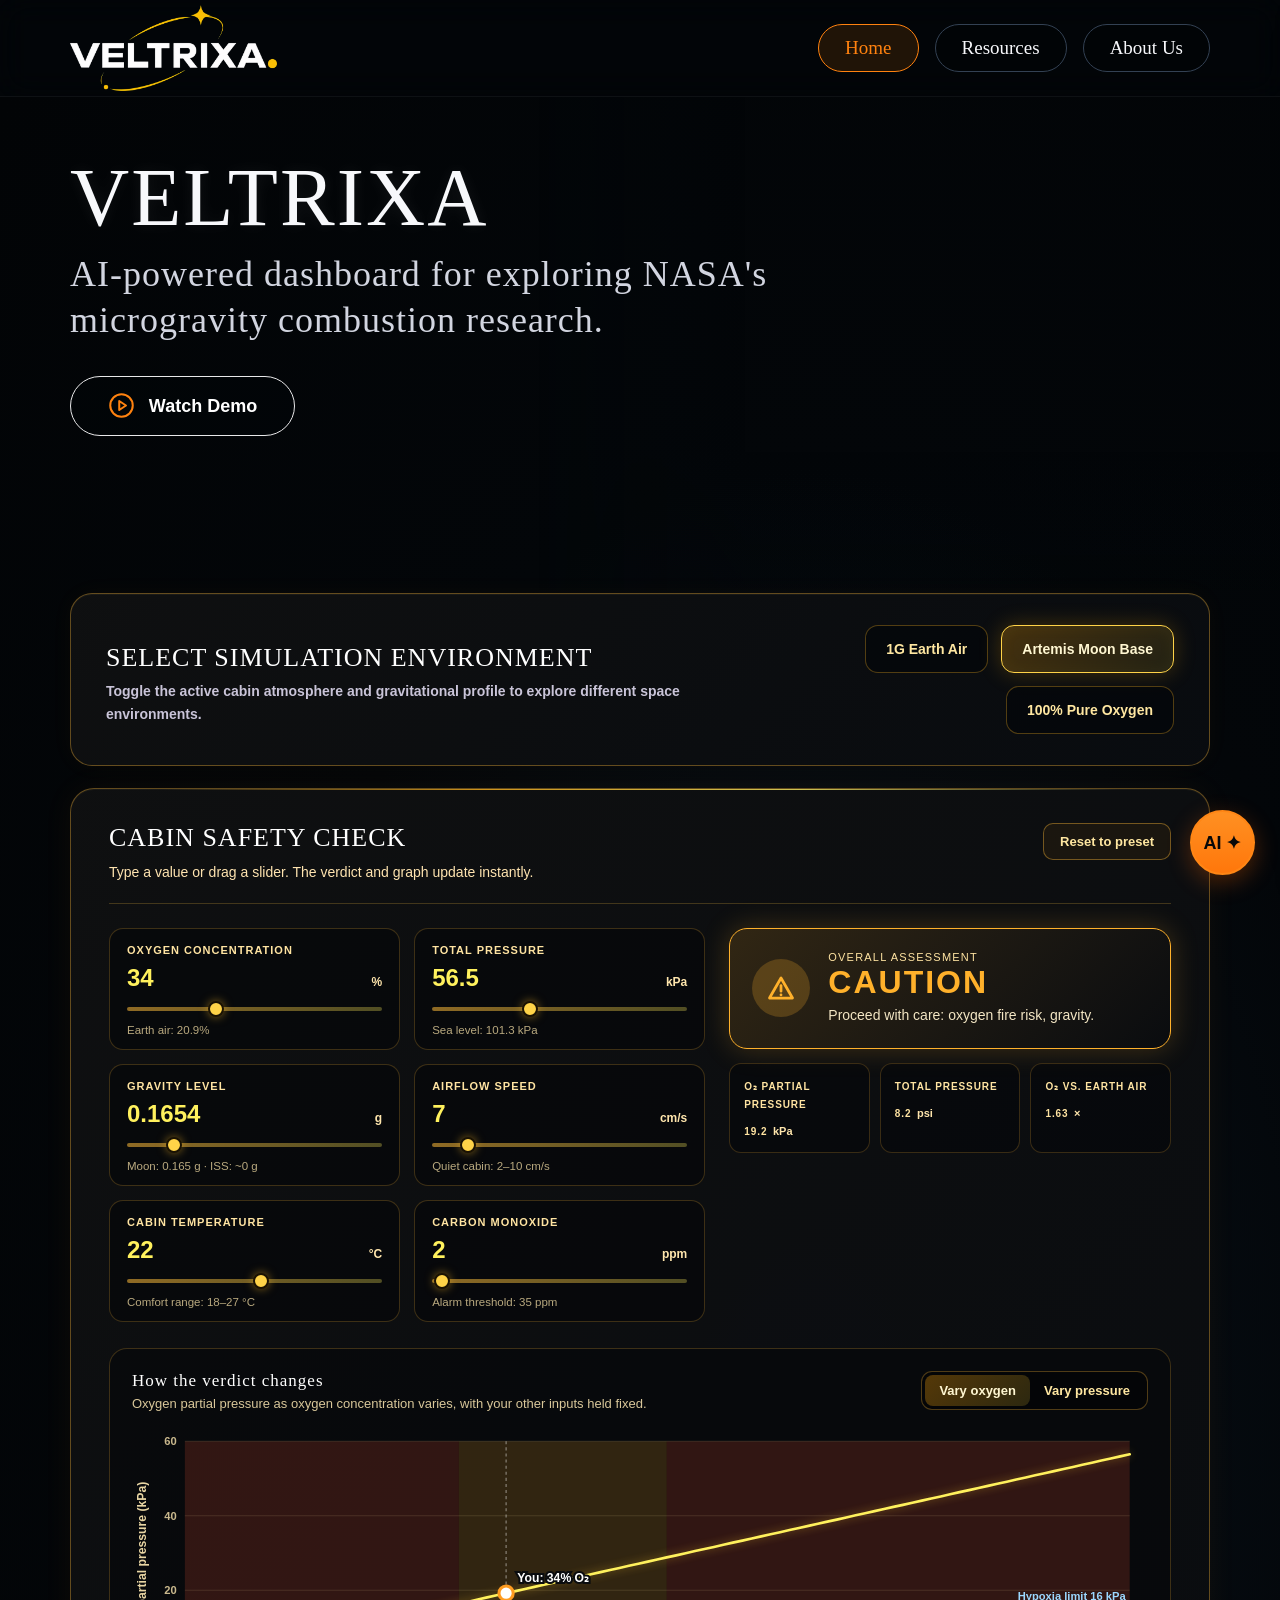
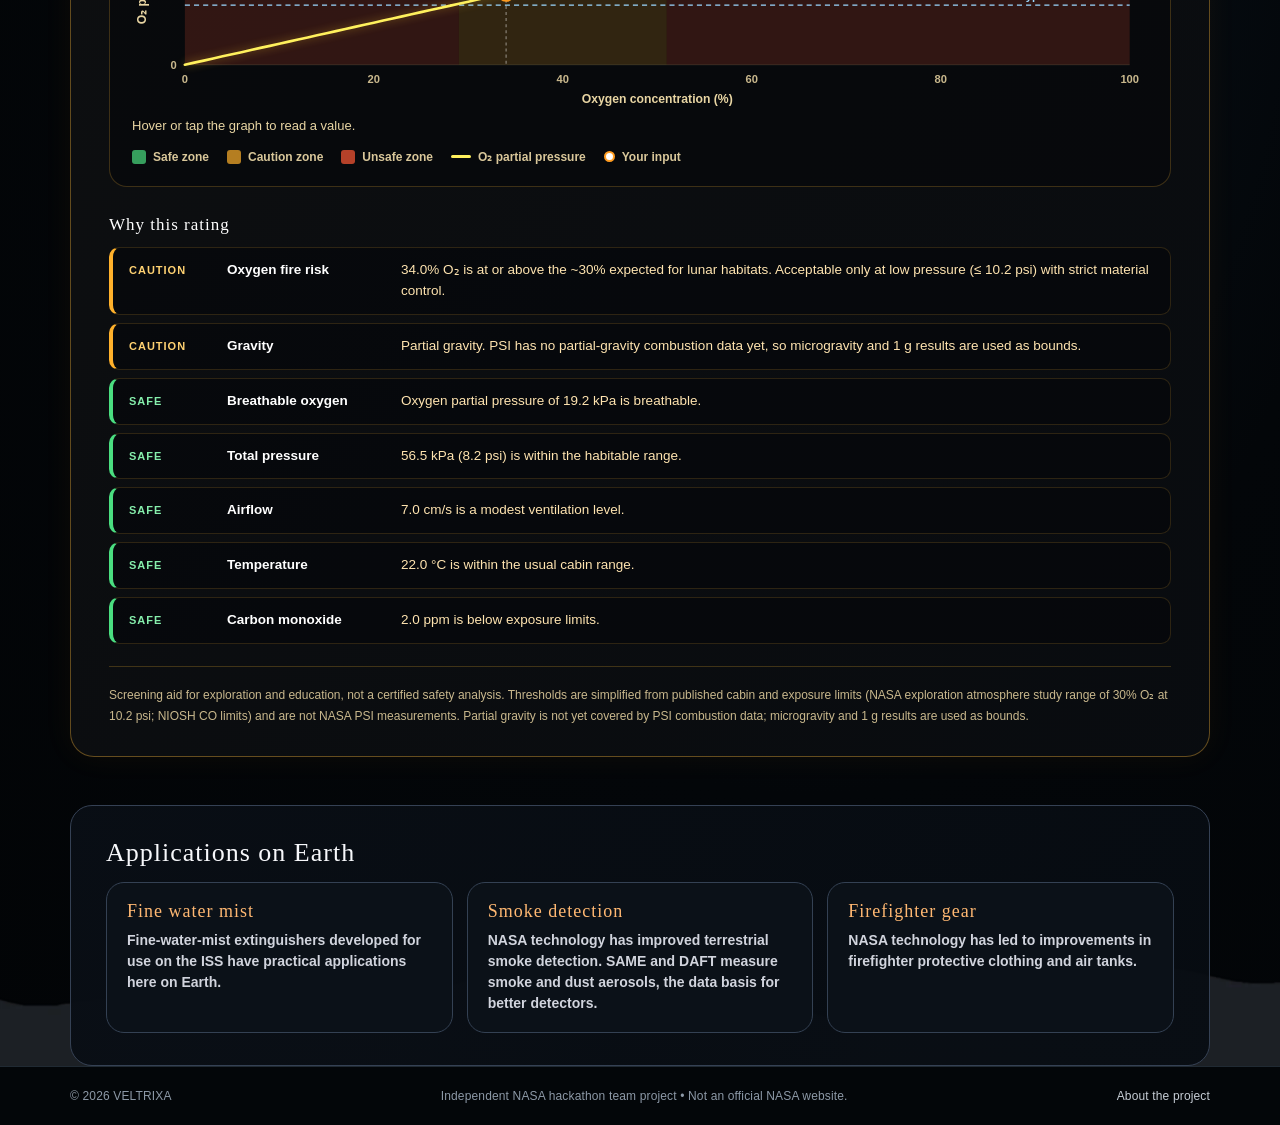
<file: index.html>
<!DOCTYPE html>
<html lang="en">
<head>
  <meta charset="UTF-8">
  <meta name="viewport" content="width=device-width, initial-scale=1">
  <meta name="theme-color" content="#030609">
  <meta name="description" content="VELTRIXA — a NASA hackathon space data platform for exploration, discovery and insights.">
  <title>VELTRIXA | Space Data &amp; Exploration</title>
  <link rel="icon" href="assets/favicon.svg" type="image/svg+xml">
  <link rel="preconnect" href="https://fonts.googleapis.com">
  <link rel="preconnect" href="https://fonts.gstatic.com" crossorigin>
  <link href="https://api.fontshare.com/v2/css?f[]=stardom@400&display=swap" rel="stylesheet">
  <link rel="stylesheet" href="style.css">
  <script defer src="data.js"></script>
  <script defer src="script.js"></script>
</head>
<body class="page-home">
  <svg class="svg-sprite" xmlns="http://www.w3.org/2000/svg" aria-hidden="true" style="position:absolute;width:0;height:0;overflow:hidden">
  <symbol id="rocket" viewBox="0 0 24 24" fill="none" stroke="currentColor" stroke-width="1.8" stroke-linecap="round" stroke-linejoin="round"><path d="M5 15c-1.5 1.5-2 4-2 6 2-.1 4.5-.6 6-2"/><path d="m9 15-2-2c1-4 5-8 13-10-2 8-6 12-10 13l-1-1Z"/><path d="m9 16-2-2"/><circle cx="15.5" cy="8.5" r="1.6"/><path d="m8 9-4.5.4L1 13l6 1M15 16l1 5 3.6-2.5.4-4.5"/></symbol>
  <symbol id="play" viewBox="0 0 24 24" fill="none" stroke="currentColor" stroke-width="1.8" stroke-linecap="round" stroke-linejoin="round"><circle cx="12" cy="12" r="10"/><path d="m10 8 6 4-6 4z"/></symbol>
  <symbol id="database" viewBox="0 0 24 24" fill="none" stroke="currentColor" stroke-width="1.8" stroke-linecap="round" stroke-linejoin="round"><ellipse cx="12" cy="5" rx="9" ry="3"/><path d="M3 5v14c0 1.7 4 3 9 3s9-1.3 9-3V5M3 12c0 1.7 4 3 9 3s9-1.3 9-3"/></symbol>
  <symbol id="cpu" viewBox="0 0 24 24" fill="none" stroke="currentColor" stroke-width="1.65" stroke-linecap="round" stroke-linejoin="round"><rect x="5" y="5" width="14" height="14" rx="1"/><rect x="9" y="9" width="6" height="6"/><path d="M9 1v4m6-4v4M9 19v4m6-4v4M1 9h4m-4 6h4m14-6h4m-4 6h4"/></symbol>
  <symbol id="planet" viewBox="0 0 24 24" fill="none" stroke="currentColor" stroke-width="1.6" stroke-linecap="round" stroke-linejoin="round"><circle cx="12" cy="12" r="7.4"/><path d="M6 6C.8 8.5-.9 12.1 2.6 14.7c3.2 2.3 10.4 2 16.3-.6 3-1.3 4.5-3.1 4-4.6-.6-1.4-2.8-2.3-5.5-2.6"/></symbol>
  <symbol id="arrow-right" viewBox="0 0 24 24" fill="none" stroke="currentColor" stroke-width="1.6" stroke-linecap="round" stroke-linejoin="round"><path d="M3 12h18M14 5l7 7-7 7"/></symbol>
  <symbol id="arrow-up-right" viewBox="0 0 24 24" fill="none" stroke="currentColor" stroke-width="1.6" stroke-linecap="round" stroke-linejoin="round"><path d="M5 19 19 5M8 5h11v11"/></symbol>
  <symbol id="search" viewBox="0 0 24 24" fill="none" stroke="currentColor" stroke-width="1.8" stroke-linecap="round" stroke-linejoin="round"><circle cx="10.8" cy="10.8" r="7.3"/><path d="m16.4 16.4 5 5"/></symbol>
  <symbol id="code" viewBox="0 0 24 24" fill="none" stroke="currentColor" stroke-width="1.7" stroke-linecap="round" stroke-linejoin="round"><path d="m8 5-6 7 6 7M16 5l6 7-6 7M14 3l-4 18"/></symbol>
  <symbol id="wrench" viewBox="0 0 24 24" fill="none" stroke="currentColor" stroke-width="1.7" stroke-linecap="round" stroke-linejoin="round"><path d="M20.7 7.3a6 6 0 0 1-7.7 7.7L6 22l-4-4 7-7a6 6 0 0 1 7.7-7.7l-4 4L17 12l3.7-4.7Z"/></symbol>
  <symbol id="book" viewBox="0 0 24 24" fill="none" stroke="currentColor" stroke-width="1.7" stroke-linecap="round" stroke-linejoin="round"><path d="M12 6C9 3 6 3 2 4v15c4-1 7-1 10 2 3-3 6-3 10-2V4c-4-1-7-1-10 2ZM12 6v15"/></symbol>
  <symbol id="box" viewBox="0 0 24 24" fill="none" stroke="currentColor" stroke-width="1.7" stroke-linecap="round" stroke-linejoin="round"><path d="m12 2 9 5v10l-9 5-9-5V7l9-5ZM3 7l9 5 9-5M12 12v10"/></symbol>
  <symbol id="graduation" viewBox="0 0 24 24" fill="none" stroke="currentColor" stroke-width="1.65" stroke-linecap="round" stroke-linejoin="round"><path d="m1 9 11-6 11 6-11 6L1 9ZM5 11.3v6.3c4 3.2 10 3.2 14 0v-6.3M23 9v8"/></symbol>
  <symbol id="layers" viewBox="0 0 24 24" fill="none" stroke="currentColor" stroke-width="1.65" stroke-linecap="round" stroke-linejoin="round"><path d="m12 2 10 5-10 5L2 7l10-5ZM2 12l10 5 10-5M2 17l10 5 10-5"/></symbol>
  <symbol id="target" viewBox="0 0 24 24" fill="none" stroke="currentColor" stroke-width="1.65" stroke-linecap="round" stroke-linejoin="round"><circle cx="11" cy="13" r="9"/><circle cx="11" cy="13" r="5"/><circle cx="11" cy="13" r="1"/><path d="m11 13 9-9M17 3l3 1 1 3"/></symbol>
  <symbol id="menu" viewBox="0 0 24 24" fill="none" stroke="currentColor" stroke-width="1.8" stroke-linecap="round" stroke-linejoin="round"><path d="M4 6h16M4 12h16M4 18h16"/></symbol>
  <symbol id="close" viewBox="0 0 24 24" fill="none" stroke="currentColor" stroke-width="1.8" stroke-linecap="round" stroke-linejoin="round"><path d="M5 5l14 14M19 5 5 19"/></symbol>
  <symbol id="user" viewBox="0 0 24 24" fill="none" stroke="currentColor" stroke-width="1.8" stroke-linecap="round" stroke-linejoin="round"><circle cx="12" cy="7" r="4"/><path d="M4 22v-2a8 8 0 0 1 16 0v2H4Z"/></symbol>
  <symbol id="chevron-down" viewBox="0 0 24 24" fill="none" stroke="currentColor" stroke-width="1.6" stroke-linecap="round" stroke-linejoin="round"><path d="m5 9 7 7 7-7"/></symbol>
  <symbol id="check" viewBox="0 0 24 24" fill="none" stroke="currentColor" stroke-width="1.7" stroke-linecap="round" stroke-linejoin="round"><path d="m4 12 5 5 11-11"/></symbol>
  </svg>

  <header class="site-header">
    <div class="header-inner container-home">
      <a class="brand" href="index.html" aria-label="VELTRIXA — Home"><img src="assets/veltrixa-logo.png" alt="VELTRIXA" width="1445" height="601"></a>
      <button class="menu-toggle" type="button" aria-label="Open navigation menu" aria-expanded="false" aria-controls="main-menu"><svg><use href="#menu"></use></svg></button>
      <nav class="main-nav" id="main-menu" aria-label="Main navigation">
        <a class="nav-link active" href="index.html" aria-current="page">Home</a>
        <a class="nav-link" href="resources.html">Resources</a>
        <a class="nav-link" href="about-us.html">About Us</a>
      </nav>
    </div>
  </header>
  <main class="home-main">
    <section class="home-hero" aria-labelledby="main-title">
      <div class="home-hero-art" aria-hidden="true">
        <video autoplay loop muted playsinline src="assets/space-video.mp4"></video>
      </div>
      <div class="container-home home-hero-content">
        <h1 id="main-title" class="home-title" style="margin-top: 10px;">VELTRIXA</h1>
        <p class="home-tagline">AI-powered dashboard for exploring NASA's<br>microgravity combustion research.</p>
        
        <div class="hero-actions" style="margin-top: 32px;">
          <button class="btn btn-outline btn-large" type="button" data-open-demo><svg class="icon play-icon"><use href="#play"></use></svg>Watch Demo</button>
        </div>
      </div>
    </section>

    <section class="environment-control container-home" id="environment-control" aria-labelledby="environment-title">
      <div class="environment-panel">
        <div class="environment-copy">
          <h2 id="environment-title">Select Simulation Environment</h2>
          <p>Toggle the active cabin atmosphere and gravitational profile to explore different space environments.</p>
        </div>
        <div class="environment-options" role="group" aria-label="Simulation environments">
          <button class="environment-button" type="button" data-environment="earth-air" aria-pressed="false">1G Earth Air</button>
          <button class="environment-button is-selected" type="button" data-environment="artemis-moon" aria-pressed="true">Artemis Moon Base</button>
          <button class="environment-button" type="button" data-environment="pure-oxygen" aria-pressed="false">100% Pure Oxygen</button>
        </div>
      </div>
    </section>
    <section class="dashboard-panels container-home" id="dashboard-panels" aria-label="Cabin safety assessment">
      <article class="safety-panel">
        <div class="safety-heading">
          <div>
            <h2>Cabin Safety Check</h2>
            <p>Type a value or drag a slider. The verdict and graph update instantly.</p>
          </div>
          <button class="reset-btn" id="safety-reset" type="button">Reset to preset</button>
        </div>
        <div class="safety-layout">
          <form class="safety-inputs" id="safety-form" autocomplete="off" novalidate>
          <div class="field" data-field="o2">
            <label for="in-o2">Oxygen concentration</label>
            <div class="field-box"><input id="in-o2" name="o2" type="number" inputmode="decimal" min="0" max="100" step="0.1" required><small>%</small></div>
            <input class="field-range" id="rg-o2" type="range" min="0" max="100" step="0.1" aria-label="Oxygen concentration slider" tabindex="-1">
            <p class="field-hint">Earth air: 20.9%</p>
          </div>
          <div class="field" data-field="pressure">
            <label for="in-pressure">Total pressure</label>
            <div class="field-box"><input id="in-pressure" name="pressure" type="number" inputmode="decimal" min="0" max="300" step="0.1" required><small>kPa</small></div>
            <input class="field-range" id="rg-pressure" type="range" min="0" max="150" step="0.1" aria-label="Total pressure slider" tabindex="-1">
            <p class="field-hint">Sea level: 101.3 kPa</p>
          </div>
          <div class="field" data-field="gravity">
            <label for="in-gravity">Gravity level</label>
            <div class="field-box"><input id="in-gravity" name="gravity" type="number" inputmode="decimal" min="0" max="1" step="0.001" required><small>g</small></div>
            <input class="field-range" id="rg-gravity" type="range" min="0" max="1" step="0.001" aria-label="Gravity level slider" tabindex="-1">
            <p class="field-hint">Moon: 0.165 g · ISS: ~0 g</p>
          </div>
          <div class="field" data-field="airflow">
            <label for="in-airflow">Airflow speed</label>
            <div class="field-box"><input id="in-airflow" name="airflow" type="number" inputmode="decimal" min="0" max="500" step="0.1" required><small>cm/s</small></div>
            <input class="field-range" id="rg-airflow" type="range" min="0" max="60" step="0.1" aria-label="Airflow speed slider" tabindex="-1">
            <p class="field-hint">Quiet cabin: 2–10 cm/s</p>
          </div>
          <div class="field" data-field="temp">
            <label for="in-temp">Cabin temperature</label>
            <div class="field-box"><input id="in-temp" name="temp" type="number" inputmode="decimal" min="-100" max="1000" step="0.1" required><small>°C</small></div>
            <input class="field-range" id="rg-temp" type="range" min="-20" max="60" step="0.1" aria-label="Cabin temperature slider" tabindex="-1">
            <p class="field-hint">Comfort range: 18–27 °C</p>
          </div>
          <div class="field" data-field="co">
            <label for="in-co">Carbon monoxide</label>
            <div class="field-box"><input id="in-co" name="co" type="number" inputmode="decimal" min="0" max="5000" step="0.1" required><small>ppm</small></div>
            <input class="field-range" id="rg-co" type="range" min="0" max="300" step="0.1" aria-label="Carbon monoxide slider" tabindex="-1">
            <p class="field-hint">Alarm threshold: 35 ppm</p>
          </div>
          </form>
          <div class="safety-results">
            <div class="verdict" id="verdict" data-level="nominal" role="status" aria-live="polite">
              <div class="verdict-icon" id="verdict-icon" aria-hidden="true"></div>
              <div class="verdict-copy">
                <span class="verdict-kicker">Overall assessment</span>
                <strong id="alarm-badge">—</strong>
                <p id="safety-summary"></p>
              </div>
            </div>
            <div class="safety-derived">
              <div><span>O₂ partial pressure</span><strong><span id="out-ppo2">—</span> <small>kPa</small></strong></div>
              <div><span>Total pressure</span><strong><span id="out-psi">—</span> <small>psi</small></strong></div>
              <div><span>O₂ vs. Earth air</span><strong><span id="out-ratio">—</span> <small>×</small></strong></div>
            </div>
          </div>
        </div>
        <section class="safety-chart" aria-labelledby="chart-title">
          <div class="chart-head">
            <div>
              <h3 id="chart-title">How the verdict changes</h3>
              <p id="chart-sub">Oxygen partial pressure as oxygen concentration varies, with your other inputs held fixed.</p>
            </div>
            <div class="seg" role="group" aria-label="Variable to sweep">
              <button type="button" class="is-selected" data-sweep="o2" aria-pressed="true">Vary oxygen</button>
              <button type="button" data-sweep="pressure" aria-pressed="false">Vary pressure</button>
            </div>
          </div>
          <div class="chart-wrap"><svg id="safety-chart-svg" viewBox="0 0 680 280" role="img" aria-label="Line graph"></svg></div>
          <p class="chart-readout" id="chart-readout" aria-live="polite">Hover or tap the graph to read a value.</p>
          <div class="chart-legend" aria-hidden="true">
            <span><i class="sw nominal"></i>Safe zone</span><span><i class="sw caution"></i>Caution zone</span><span><i class="sw unsafe"></i>Unsafe zone</span><span><i class="ln"></i>O₂ partial pressure</span><span><i class="dot"></i>Your input</span>
          </div>
        </section>
        <h3 class="factors-title">Why this rating</h3>
        <ul class="safety-factors" id="safety-factors" aria-label="Assessment by factor"></ul>
        <p class="safety-note">Screening aid for exploration and education, not a certified safety analysis. Thresholds are simplified from published cabin and exposure limits (NASA exploration atmosphere study range of 30% O₂ at 10.2 psi; NIOSH CO limits) and are not NASA PSI measurements. Partial gravity is not yet covered by PSI combustion data; microgravity and 1 g results are used as bounds.</p>
      </article>
    </section>
    <section class="earth-panel container-home" id="earth-applications" aria-labelledby="earth-title">
      <h2 id="earth-title">Applications on Earth</h2>
      <div class="earth-grid">
        <article><h3>Fine water mist</h3><p>Fine-water-mist extinguishers developed for use on the ISS have practical applications here on Earth.</p></article>
        <article><h3>Smoke detection</h3><p>NASA technology has improved terrestrial smoke detection. SAME and DAFT measure smoke and dust aerosols, the data basis for better detectors.</p></article>
        <article><h3>Firefighter gear</h3><p>NASA technology has led to improvements in firefighter protective clothing and air tanks.</p></article>
      </div>
    </section>
    <div class="lunar-horizon" aria-hidden="true"></div>
  </main>
  <footer class="site-footer"><div class="container-home footer-inner"><span>© <span data-year>2026</span> VELTRIXA</span><span>Independent NASA hackathon team project • Not an official NASA website.</span><a href="about-us.html">About the project</a></div></footer>

  <!-- VELTRIXA AI FAB & Sidebar -->
  <button class="ai-fab" id="ai-fab" type="button" aria-label="Open VELTRIXA AI">AI ✦</button>
  <aside class="ai-sidebar" id="ai-sidebar" aria-hidden="true" inert>
    <div class="ai-header">
      <div>
        <h3>VELTRIXA AI</h3>
        <span class="ai-status"><span class="status-dot"></span> Online - NASA Evidence Mode</span>
      </div>
      <button class="ai-close" id="ai-close" type="button" aria-label="Close AI"><svg><use href="#close"></use></svg></button>
    </div>
    <div class="ai-chat-window" id="ai-chat-window">
      <div class="ai-system-msg">Ask about NASA microgravity experiments (ACME, BASS, SAFFire, FLEX), historical events (Mir, Apollo), or spinoffs.</div>
    </div>
    <div class="ai-suggestions">
      <span class="suggestions-title">SUGGESTED QUESTIONS</span>
      <button type="button" data-ask="Which investigations matter most for a lunar base?">• Which investigations matter most for a lunar base?</button>
      <button type="button" data-ask="What is BASS-II and why does it matter?">• What is BASS-II and why does it matter?</button>
      <button type="button" data-ask="What data supports flammability modeling?">• What data supports flammability modeling?</button>
    </div>
    <form class="ai-input-area" id="ai-form">
      <input type="text" id="ai-input" placeholder="Ask VELTRIXA..." autocomplete="off" required>
      <button type="submit" aria-label="Send message"><svg><use href="#arrow-right"></use></svg></button>
    </form>
  </aside>

  <dialog id="demo-dialog" class="demo-dialog" aria-labelledby="demo-title">
    <div class="modal-top"><span class="modal-kicker">VELTRIXA / PLATFORM TOUR</span><button type="button" class="modal-close" data-close-demo aria-label="Close demo"><svg><use href="#close"></use></svg></button></div>
    <div class="demo-orbit" aria-hidden="true"><div class="orbit-ring"></div><div class="orbit-center"><svg><use href="#planet"></use></svg></div></div>
    <div class="demo-step-label" id="demo-step-label">01 / 03</div>
    <h2 id="demo-title">Explore space data</h2>
    <p id="demo-description">Discover how VELTRIXA connects you with NASA’s open resources in a simple, visual experience.</p>
    <div class="demo-bottom"><div class="demo-dots" aria-hidden="true"><span class="selected"></span><span></span><span></span></div><button type="button" class="btn btn-primary" data-demo-next>Next <svg class="icon"><use href="#arrow-right"></use></svg></button></div>
  </dialog>
</body>
</html>
</file>
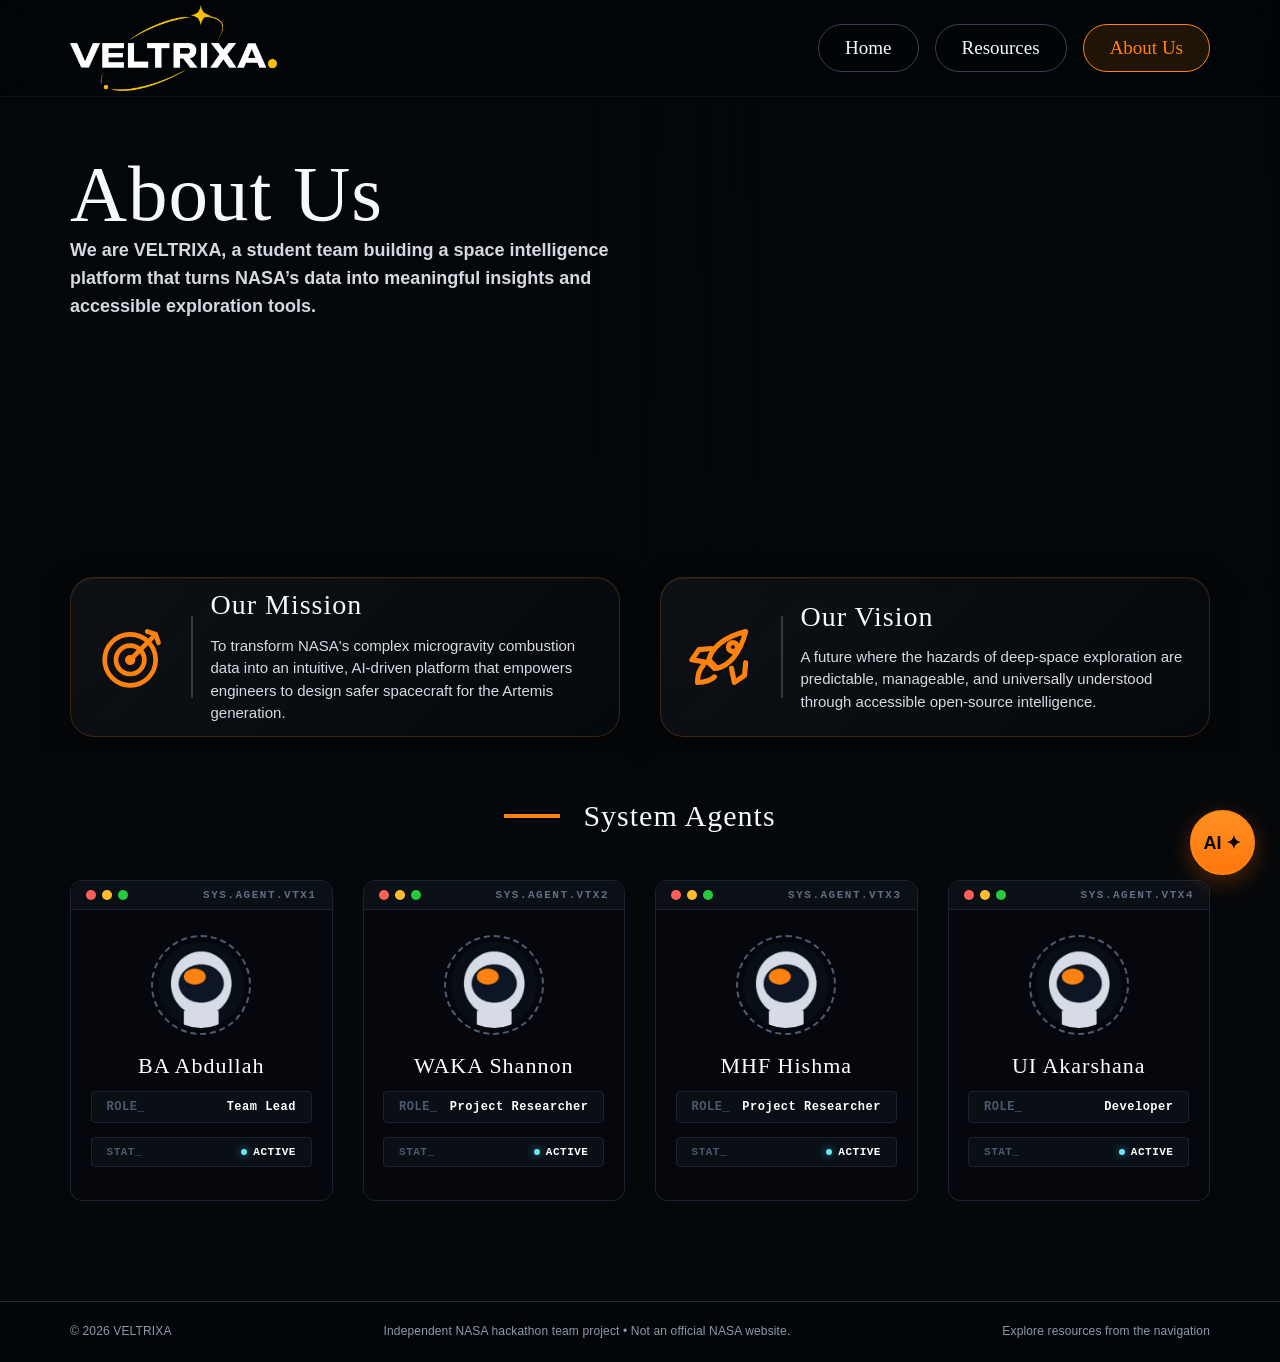
<file: about-us.html>
<!DOCTYPE html>
<html lang="en">
<head>
  <meta charset="UTF-8"><meta name="viewport" content="width=device-width, initial-scale=1">
  <meta name="theme-color" content="#030609"><meta name="description" content="Meet VELTRIXA, the team building a space data experience for a NASA hackathon.">
  <title>About Us | VELTRIXA</title>
  <link rel="icon" href="assets/favicon.svg" type="image/svg+xml">
  <link rel="preconnect" href="https://fonts.googleapis.com">
  <link rel="preconnect" href="https://fonts.gstatic.com" crossorigin>
  <link href="https://api.fontshare.com/v2/css?f[]=stardom@400&display=swap" rel="stylesheet">
  <link rel="stylesheet" href="style.css">
  <script defer src="data.js"></script>
  <script defer src="script.js"></script>
</head>
<body class="page-about">
  <svg class="svg-sprite" xmlns="http://www.w3.org/2000/svg" aria-hidden="true" style="position:absolute;width:0;height:0;overflow:hidden">
  <symbol id="rocket" viewBox="0 0 24 24" fill="none" stroke="currentColor" stroke-width="1.8" stroke-linecap="round" stroke-linejoin="round"><path d="M5 15c-1.5 1.5-2 4-2 6 2-.1 4.5-.6 6-2"/><path d="m9 15-2-2c1-4 5-8 13-10-2 8-6 12-10 13l-1-1Z"/><path d="m9 16-2-2"/><circle cx="15.5" cy="8.5" r="1.6"/><path d="m8 9-4.5.4L1 13l6 1M15 16l1 5 3.6-2.5.4-4.5"/></symbol>
  <symbol id="play" viewBox="0 0 24 24" fill="none" stroke="currentColor" stroke-width="1.8" stroke-linecap="round" stroke-linejoin="round"><circle cx="12" cy="12" r="10"/><path d="m10 8 6 4-6 4z"/></symbol>
  <symbol id="database" viewBox="0 0 24 24" fill="none" stroke="currentColor" stroke-width="1.8" stroke-linecap="round" stroke-linejoin="round"><ellipse cx="12" cy="5" rx="9" ry="3"/><path d="M3 5v14c0 1.7 4 3 9 3s9-1.3 9-3V5M3 12c0 1.7 4 3 9 3s9-1.3 9-3"/></symbol>
  <symbol id="target" viewBox="0 0 24 24" fill="none" stroke="currentColor" stroke-width="1.65" stroke-linecap="round" stroke-linejoin="round"><circle cx="11" cy="13" r="9"/><circle cx="11" cy="13" r="5"/><circle cx="11" cy="13" r="1"/><path d="m11 13 9-9M17 3l3 1 1 3"/></symbol>
  <symbol id="menu" viewBox="0 0 24 24" fill="none" stroke="currentColor" stroke-width="1.8" stroke-linecap="round" stroke-linejoin="round"><path d="M4 6h16M4 12h16M4 18h16"/></symbol>
  <symbol id="close" viewBox="0 0 24 24" fill="none" stroke="currentColor" stroke-width="1.8" stroke-linecap="round" stroke-linejoin="round"><path d="M5 5l14 14M19 5 5 19"/></symbol>
  <symbol id="arrow-right" viewBox="0 0 24 24" fill="none" stroke="currentColor" stroke-width="1.6" stroke-linecap="round" stroke-linejoin="round"><path d="M3 12h18M14 5l7 7-7 7"/></symbol>
  </svg>

  <header class="site-header about-header">
    <div class="header-inner container-home">
      <a class="brand" href="index.html" aria-label="VELTRIXA — Home"><img src="assets/veltrixa-logo.png" alt="VELTRIXA" width="1445" height="601"></a>
      <button class="menu-toggle" type="button" aria-label="Open navigation menu" aria-expanded="false" aria-controls="main-menu"><svg><use href="#menu"></use></svg></button>
      <nav class="main-nav" id="main-menu" aria-label="Main navigation">
        <a class="nav-link" href="index.html">Home</a>
        <a class="nav-link" href="resources.html">Resources</a>
        <a class="nav-link active" href="about-us.html" aria-current="page">About Us</a>
      </nav>
    </div>
  </header>
  <main class="about-main">
    <section class="about-hero" aria-labelledby="about-title">
      <div class="about-hero-art" aria-hidden="true">
        <video autoplay loop muted playsinline src="assets/space-video.mp4"></video>
      </div>
      <div class="container-about about-hero-inner">
        <h1 id="about-title">About Us</h1>
        <p>We are VELTRIXA, a student team building a space intelligence platform that turns NASA’s data into meaningful insights and accessible exploration tools.</p>
      </div>
    </section>

    <!-- Glass Panel Mission & Vision -->
    <section class="values-grid container-about" id="mission" aria-label="Our mission and vision">
      <article class="value-card glass-panel">
        <div class="value-icon"><svg><use href="#target"></use></svg></div>
        <div class="value-divider"></div>
        <div class="value-content">
          <h2>Our Mission</h2>
          <p>To transform NASA's complex microgravity combustion data into an intuitive, AI-driven platform that empowers engineers to design safer spacecraft for the Artemis generation.</p>
        </div>
      </article>
      <article class="value-card glass-panel">
        <div class="value-icon"><svg><use href="#rocket"></use></svg></div>
        <div class="value-divider"></div>
        <div class="value-content">
          <h2>Our Vision</h2>
          <p>A future where the hazards of deep-space exploration are predictable, manageable, and universally understood through accessible open-source intelligence.</p>
        </div>
      </article>
    </section>
    <section class="team-section container-about" id="team" aria-label="Team information">
      <div class="team-header">
        <h2 class="section-title"><span></span>System Agents</h2>
      </div>
      <div class="crew-grid">
        <article class="ai-crew-card">
          <div class="card-terminal-bar">
             <span class="term-btn red"></span><span class="term-btn yellow"></span><span class="term-btn green"></span>
             <span class="term-title">sys.agent.vtx1</span>
          </div>
          <div class="ai-avatar-container">
             <img src="assets/team-astronaut.webp" alt="BA Abdullah" width="100" height="100">
          </div>
          <h3>BA Abdullah</h3>
          <div class="ai-role">
             <span class="sys-label">ROLE_</span> 
             <span class="sys-val">Team Lead</span>
          </div>
          <div class="ai-status">
             <span class="sys-label">STAT_</span> 
             <span class="sys-val"><span class="status-dot"></span> ACTIVE</span>
          </div>
        </article>
        <article class="ai-crew-card">
          <div class="card-terminal-bar">
             <span class="term-btn red"></span><span class="term-btn yellow"></span><span class="term-btn green"></span>
             <span class="term-title">sys.agent.vtx2</span>
          </div>
          <div class="ai-avatar-container">
             <img src="assets/team-astronaut.webp" alt="WAKA Shannon" width="100" height="100">
          </div>
          <h3>WAKA Shannon</h3>
          <div class="ai-role">
             <span class="sys-label">ROLE_</span> 
             <span class="sys-val">Project Researcher</span>
          </div>
          <div class="ai-status">
             <span class="sys-label">STAT_</span> 
             <span class="sys-val"><span class="status-dot"></span> ACTIVE</span>
          </div>
        </article>
        <article class="ai-crew-card">
          <div class="card-terminal-bar">
             <span class="term-btn red"></span><span class="term-btn yellow"></span><span class="term-btn green"></span>
             <span class="term-title">sys.agent.vtx3</span>
          </div>
          <div class="ai-avatar-container">
             <img src="assets/team-astronaut.webp" alt="MHF Hishma" width="100" height="100">
          </div>
          <h3>MHF Hishma</h3>
          <div class="ai-role">
             <span class="sys-label">ROLE_</span> 
             <span class="sys-val">Project Researcher</span>
          </div>
          <div class="ai-status">
             <span class="sys-label">STAT_</span> 
             <span class="sys-val"><span class="status-dot"></span> ACTIVE</span>
          </div>
        </article>
        <article class="ai-crew-card">
          <div class="card-terminal-bar">
             <span class="term-btn red"></span><span class="term-btn yellow"></span><span class="term-btn green"></span>
             <span class="term-title">sys.agent.vtx4</span>
          </div>
          <div class="ai-avatar-container">
             <img src="assets/team-astronaut.webp" alt="UI Akarshana" width="100" height="100">
          </div>
          <h3>UI Akarshana</h3>
          <div class="ai-role">
             <span class="sys-label">ROLE_</span> 
             <span class="sys-val">Developer</span>
          </div>
          <div class="ai-status">
             <span class="sys-label">STAT_</span> 
             <span class="sys-val"><span class="status-dot"></span> ACTIVE</span>
          </div>
        </article>

      </div>
    </section>
  </main>
  <footer class="site-footer"><div class="container-about footer-inner"><span>© <span data-year>2026</span> VELTRIXA</span><span>Independent NASA hackathon team project • Not an official NASA website.</span><span>Explore resources from the navigation</span></div></footer>

  <!-- VELTRIXA AI FAB & Sidebar -->
  <button class="ai-fab" id="ai-fab" type="button" aria-label="Open VELTRIXA AI">AI ✦</button>
  <aside class="ai-sidebar" id="ai-sidebar" aria-hidden="true" inert>
    <div class="ai-header">
      <div>
        <h3>VELTRIXA AI</h3>
        <span class="ai-status"><span class="status-dot"></span> Online - NASA Evidence Mode</span>
      </div>
      <button class="ai-close" id="ai-close" type="button" aria-label="Close AI"><svg><use href="#close"></use></svg></button>
    </div>
    <div class="ai-chat-window" id="ai-chat-window">
      <div class="ai-system-msg">Ask about NASA microgravity experiments (ACME, BASS, SAFFire, FLEX), historical events (Mir, Apollo), or spinoffs.</div>
    </div>
    <div class="ai-suggestions">
      <span class="suggestions-title">SUGGESTED QUESTIONS</span>
      <button type="button" data-ask="Which investigations matter most for a lunar base?">• Which investigations matter most for a lunar base?</button>
      <button type="button" data-ask="What is BASS-II and why does it matter?">• What is BASS-II and why does it matter?</button>
      <button type="button" data-ask="What data supports flammability modeling?">• What data supports flammability modeling?</button>
    </div>
    <form class="ai-input-area" id="ai-form">
      <input type="text" id="ai-input" placeholder="Ask VELTRIXA..." autocomplete="off" required>
      <button type="submit" aria-label="Send message"><svg><use href="#arrow-right"></use></svg></button>
    </form>
  </aside>
</body>
</html>
</file>
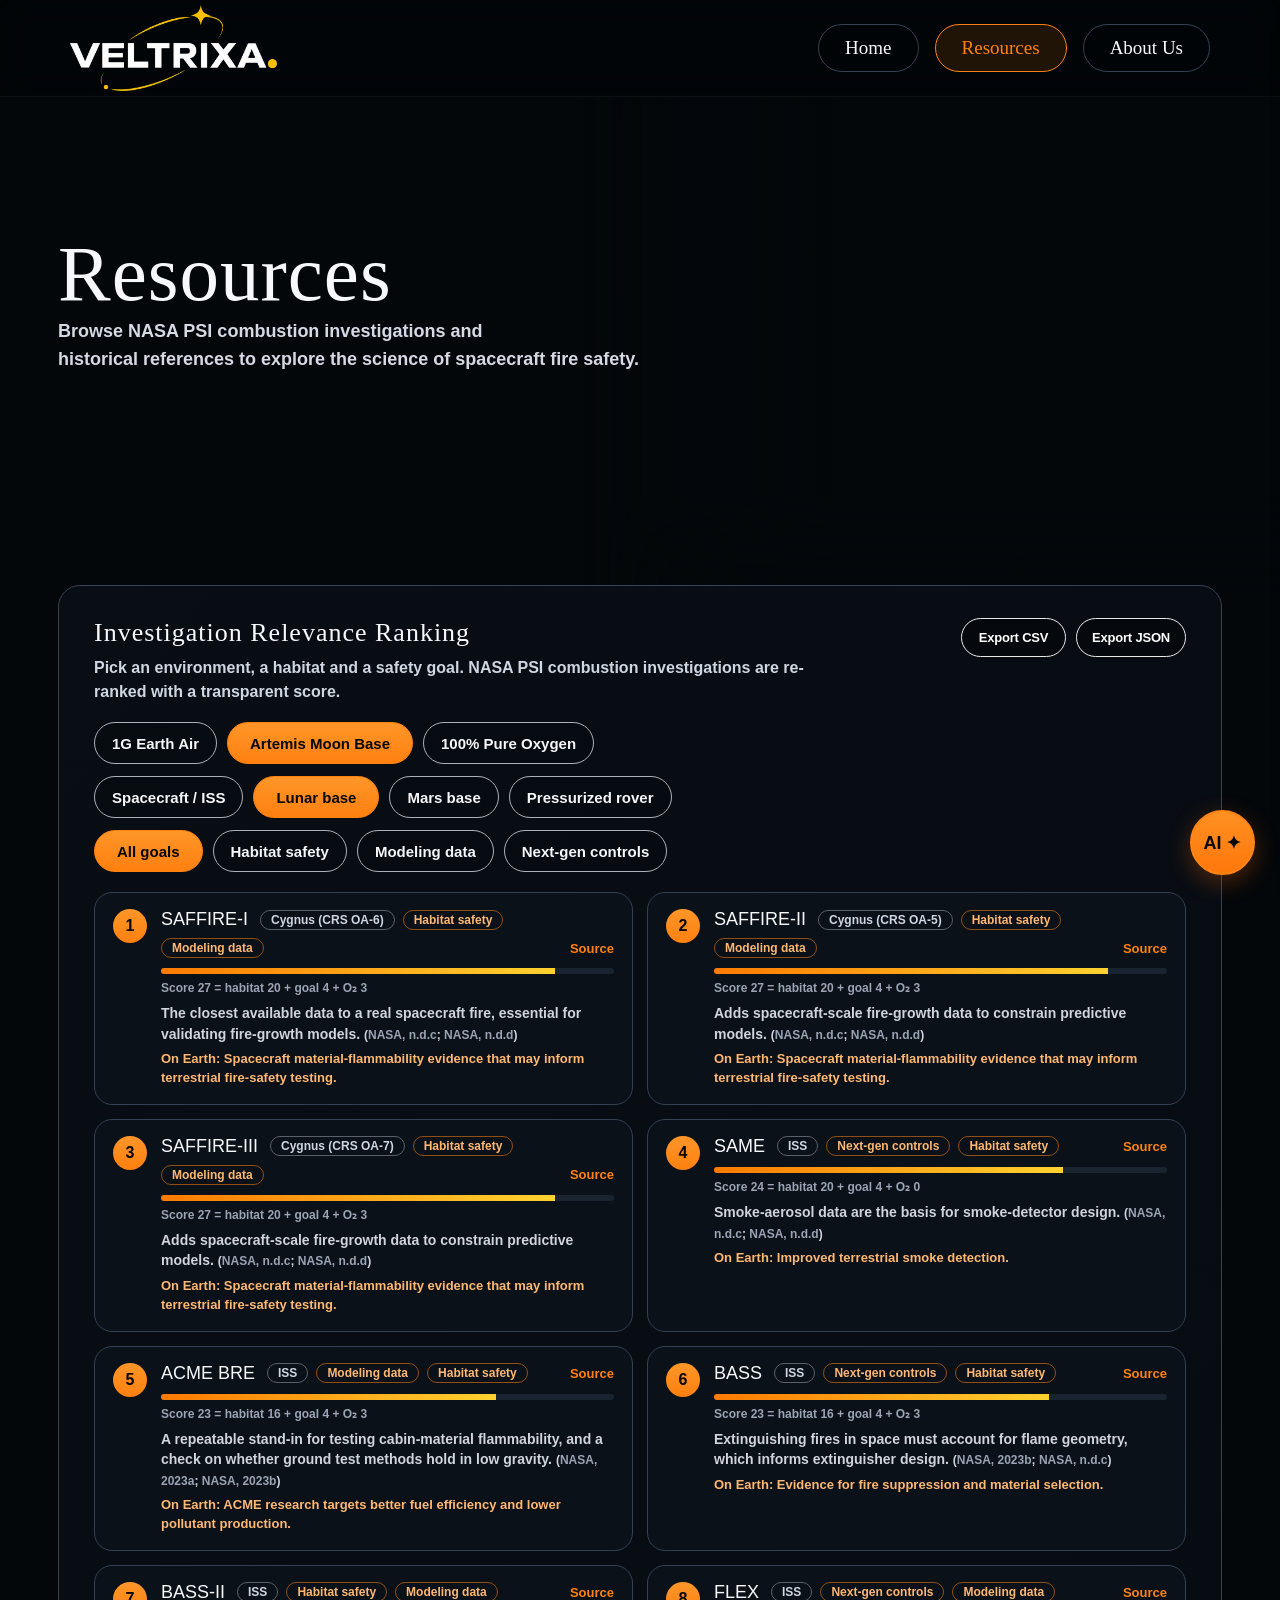
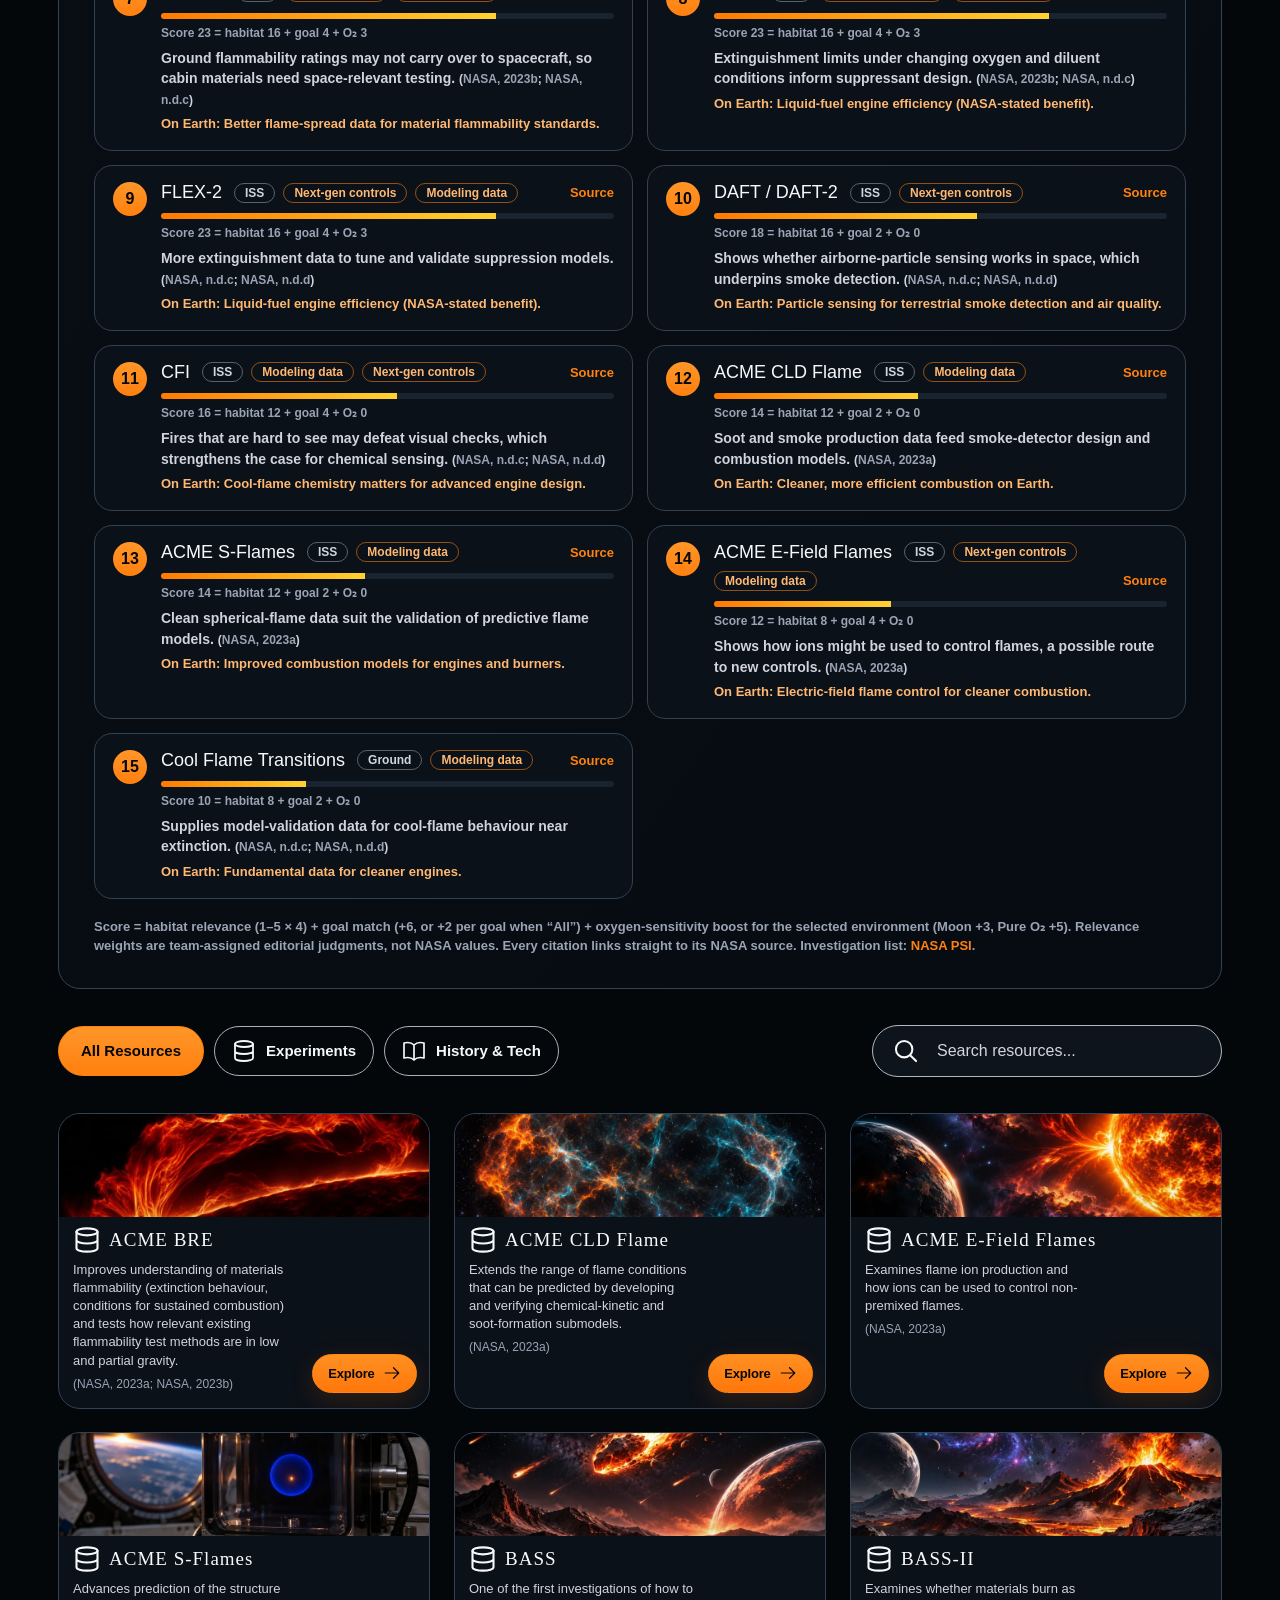
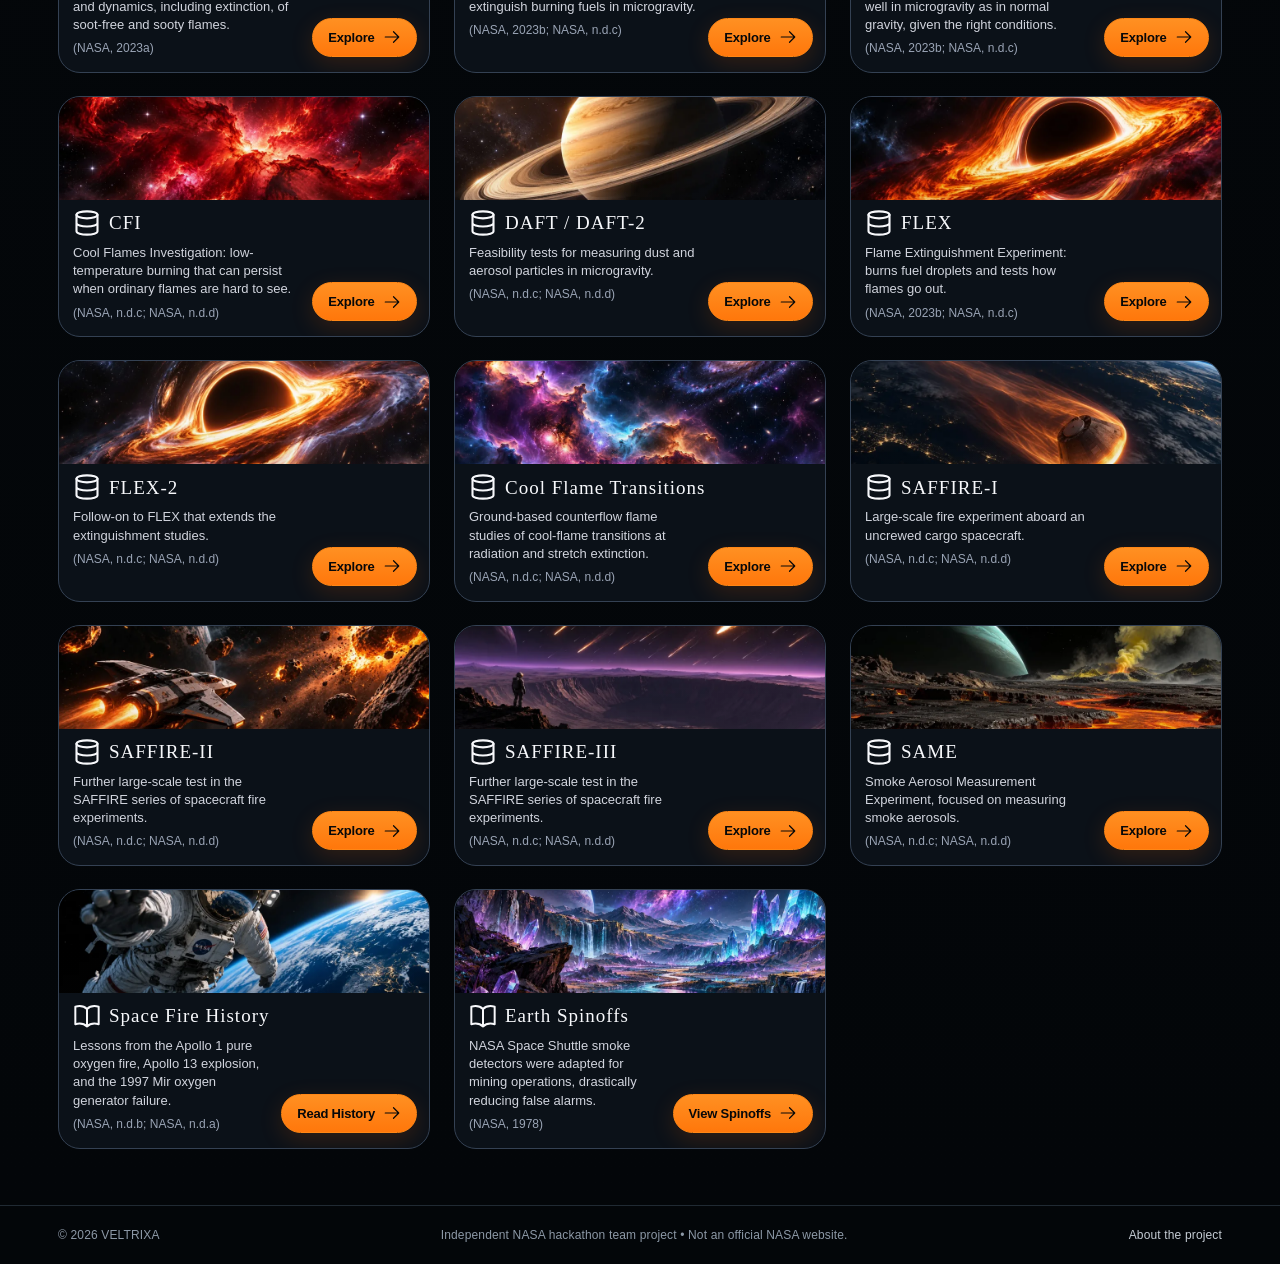
<file: resources.html>
<!DOCTYPE html>
<html lang="en">
<head>
  <meta charset="UTF-8"><meta name="viewport" content="width=device-width, initial-scale=1">
  <meta name="theme-color" content="#030609"><meta name="description" content="Explore NASA datasets, APIs, tools, guides and space learning resources with VELTRIXA.">
  <title>Resources | VELTRIXA</title>
  <link rel="icon" href="assets/favicon.svg" type="image/svg+xml">
  <link rel="preconnect" href="https://fonts.googleapis.com">
  <link rel="preconnect" href="https://fonts.gstatic.com" crossorigin>
  <link href="https://api.fontshare.com/v2/css?f[]=stardom@400&display=swap" rel="stylesheet">
  <link rel="stylesheet" href="style.css"><script defer src="data.js"></script>
  <script defer src="script.js"></script>
</head>
<body class="page-resources">
  <svg class="svg-sprite" xmlns="http://www.w3.org/2000/svg" aria-hidden="true" style="position:absolute;width:0;height:0;overflow:hidden">
  <symbol id="rocket" viewBox="0 0 24 24" fill="none" stroke="currentColor" stroke-width="1.8" stroke-linecap="round" stroke-linejoin="round"><path d="M5 15c-1.5 1.5-2 4-2 6 2-.1 4.5-.6 6-2"/><path d="m9 15-2-2c1-4 5-8 13-10-2 8-6 12-10 13l-1-1Z"/><path d="m9 16-2-2"/><circle cx="15.5" cy="8.5" r="1.6"/><path d="m8 9-4.5.4L1 13l6 1M15 16l1 5 3.6-2.5.4-4.5"/></symbol>
  <symbol id="database" viewBox="0 0 24 24" fill="none" stroke="currentColor" stroke-width="1.8" stroke-linecap="round" stroke-linejoin="round"><ellipse cx="12" cy="5" rx="9" ry="3"/><path d="M3 5v14c0 1.7 4 3 9 3s9-1.3 9-3V5M3 12c0 1.7 4 3 9 3s9-1.3 9-3"/></symbol>
  <symbol id="book" viewBox="0 0 24 24" fill="none" stroke="currentColor" stroke-width="1.7" stroke-linecap="round" stroke-linejoin="round"><path d="M12 6C9 3 6 3 2 4v15c4-1 7-1 10 2 3-3 6-3 10-2V4c-4-1-7-1-10 2ZM12 6v15"/></symbol>
  <symbol id="search" viewBox="0 0 24 24" fill="none" stroke="currentColor" stroke-width="1.8" stroke-linecap="round" stroke-linejoin="round"><circle cx="10.8" cy="10.8" r="7.3"/><path d="m16.4 16.4 5 5"/></symbol>
  <symbol id="arrow-right" viewBox="0 0 24 24" fill="none" stroke="currentColor" stroke-width="1.6" stroke-linecap="round" stroke-linejoin="round"><path d="M3 12h18M14 5l7 7-7 7"/></symbol>
  <symbol id="menu" viewBox="0 0 24 24" fill="none" stroke="currentColor" stroke-width="1.8" stroke-linecap="round" stroke-linejoin="round"><path d="M4 6h16M4 12h16M4 18h16"/></symbol>
  <symbol id="close" viewBox="0 0 24 24" fill="none" stroke="currentColor" stroke-width="1.8" stroke-linecap="round" stroke-linejoin="round"><path d="M5 5l14 14M19 5 5 19"/></symbol>
  </svg>

  <header class="site-header resource-header">
    <div class="header-inner container-home">
      <a class="brand" href="index.html" aria-label="VELTRIXA — Home"><img src="assets/veltrixa-logo.png" alt="VELTRIXA" width="1445" height="601"></a>
      <button class="menu-toggle" type="button" aria-label="Open navigation menu" aria-expanded="false" aria-controls="main-menu"><svg><use href="#menu"></use></svg></button>
      <nav class="main-nav" id="main-menu" aria-label="Main navigation"><a class="nav-link" href="index.html">Home</a><a class="nav-link active" href="resources.html" aria-current="page">Resources</a><a class="nav-link" href="about-us.html">About Us</a></nav>
    </div>
  </header>
  <main class="resources-main">
    <div class="resources-art" aria-hidden="true">
      <video autoplay loop muted playsinline src="assets/space-video.mp4"></video>
    </div>
    <section class="resources-intro container-wide" aria-labelledby="resources-title">
      <h1 id="resources-title">Resources</h1>
      <p>Browse NASA PSI combustion investigations and<br class="desktop-break"> historical references to explore the science of spacecraft fire safety.</p>
    </section>
    <section class="rank-panel container-wide" id="rank-panel" aria-labelledby="rank-title">
      <div class="rank-head">
        <div><h2 id="rank-title">Investigation Relevance Ranking</h2><p>Pick an environment, a habitat and a safety goal. NASA PSI combustion investigations are re-ranked with a transparent score.</p></div>
        <div class="rank-export"><button class="btn btn-outline btn-small" type="button" id="export-csv">Export CSV</button><button class="btn btn-outline btn-small" type="button" id="export-json">Export JSON</button></div>
      </div>
      <div class="chip-row" id="env-chips" role="group" aria-label="Cabin environment">
        <button class="filter-btn" type="button" data-env="earth-air" aria-pressed="false">1G Earth Air</button>
        <button class="filter-btn is-selected" type="button" data-env="artemis-moon" aria-pressed="true">Artemis Moon Base</button>
        <button class="filter-btn" type="button" data-env="pure-oxygen" aria-pressed="false">100% Pure Oxygen</button>
      </div>
      <div class="chip-row" id="habitat-chips" role="group" aria-label="Habitat type">
        <button class="filter-btn" type="button" data-habitat="iss" aria-pressed="false">Spacecraft / ISS</button>
        <button class="filter-btn is-selected" type="button" data-habitat="lunar" aria-pressed="true">Lunar base</button>
        <button class="filter-btn" type="button" data-habitat="mars" aria-pressed="false">Mars base</button>
        <button class="filter-btn" type="button" data-habitat="rover" aria-pressed="false">Pressurized rover</button>
      </div>
      <div class="chip-row" id="goal-chips" role="group" aria-label="Safety goal">
        <button class="filter-btn is-selected" type="button" data-goal="all" aria-pressed="true">All goals</button>
        <button class="filter-btn" type="button" data-goal="habitat" aria-pressed="false">Habitat safety</button>
        <button class="filter-btn" type="button" data-goal="model" aria-pressed="false">Modeling data</button>
        <button class="filter-btn" type="button" data-goal="controls" aria-pressed="false">Next-gen controls</button>
      </div>
      <ol class="rank-list" id="rank-list"></ol>
      <p class="rank-note">Score = habitat relevance (1–5 × 4) + goal match (+6, or +2 per goal when “All”) + oxygen-sensitivity boost for the selected environment (Moon +3, Pure O₂ +5). Relevance weights are team-assigned editorial judgments, not NASA values. Every citation links straight to its NASA source. Investigation list: <a href="https://www.nasa.gov/physical-sciences-informatics-psi/psi-investigations-by-research-area/" target="_blank" rel="noopener noreferrer">NASA PSI</a>.</p>
    </section>
    <section class="resource-explorer container-wide" aria-label="Browse NASA resources">
      <div class="resource-toolbar">
        <div class="resource-filters" role="group" aria-label="Filter resources">
          <button class="filter-btn is-selected" type="button" data-filter="all" aria-pressed="true">All Resources</button>
          <button class="filter-btn" type="button" data-filter="datasets" aria-pressed="false"><svg class="icon"><use href="#database"></use></svg>Experiments</button>
          <button class="filter-btn" type="button" data-filter="guides" aria-pressed="false"><svg class="icon"><use href="#book"></use></svg>History & Tech</button>
        </div>
        <label class="resource-search"><svg class="icon"><use href="#search"></use></svg><input type="search" id="resource-search" placeholder="Search resources..." autocomplete="off" aria-label="Search resources"></label>
      </div>
      <div class="resource-grid" id="resource-grid">

        <!-- Historical Accidents -->
        <article class="resource-card" data-category="guides" data-keywords="apollo 1 apollo 13 mir oxygen tank generator history accident">
          <div class="resource-card-visual"><img src="assets/res-history.webp" alt="" loading="lazy"></div>
          <div class="resource-card-content"><div class="resource-card-copy"><h2><svg class="icon"><use href="#book"></use></svg>Space Fire History</h2><p>Lessons from the Apollo 1 pure oxygen fire, Apollo 13 explosion, and the 1997 Mir oxygen generator failure.</p><p class="cite" data-cite="apollo1;mir"></p></div><a class="btn btn-small btn-primary" href="https://www.nasa.gov/johnson/HWHAP/apollo-1-fire" target="_blank" rel="noopener noreferrer" aria-label="Read about the Apollo 1 fire on NASA.gov (opens in a new tab)">Read History <svg class="icon"><use href="#arrow-right"></use></svg></a></div>
        </article>

        <!-- Earth Spinoffs -->
        <article class="resource-card" data-category="guides" data-keywords="spinoff earth technology smoke detector mining">
          <div class="resource-card-visual"><img src="assets/res-spinoffs.webp" alt="" loading="lazy"></div>
          <div class="resource-card-content"><div class="resource-card-copy"><h2><svg class="icon"><use href="#book"></use></svg>Earth Spinoffs</h2><p>NASA Space Shuttle smoke detectors were adapted for mining operations, drastically reducing false alarms.</p><p class="cite" data-cite="spinoff"></p></div><a class="btn btn-small btn-primary" href="https://spinoff.nasa.gov/node/9407" target="_blank" rel="noopener noreferrer" aria-label="View Spinoffs (opens in a new tab)">View Spinoffs <svg class="icon"><use href="#arrow-right"></use></svg></a></div>
        </article>
      </div>
      <div class="resource-empty" id="resource-empty" hidden><svg><use href="#search"></use></svg><h2>No resources found</h2><p>Try a different search or select another category.</p><button class="btn btn-primary" type="button" id="reset-filters">Show all resources</button></div>
    </section>
  </main>
  <footer class="site-footer"><div class="container-wide footer-inner"><span>© <span data-year>2026</span> VELTRIXA</span><span>Independent NASA hackathon team project • Not an official NASA website.</span><a href="about-us.html">About the project</a></div></footer>

  <!-- VELTRIXA AI FAB & Sidebar -->
  <button class="ai-fab" id="ai-fab" type="button" aria-label="Open VELTRIXA AI">AI ✦</button>
  <aside class="ai-sidebar" id="ai-sidebar" aria-hidden="true" inert>
    <div class="ai-header">
      <div>
        <h3>VELTRIXA AI</h3>
        <span class="ai-status"><span class="status-dot"></span> Online - NASA Evidence Mode</span>
      </div>
      <button class="ai-close" id="ai-close" type="button" aria-label="Close AI"><svg><use href="#close"></use></svg></button>
    </div>
    <div class="ai-chat-window" id="ai-chat-window">
      <div class="ai-system-msg">Ask about NASA microgravity experiments (ACME, BASS, SAFFire, FLEX), historical events (Mir, Apollo), or spinoffs.</div>
    </div>
    <div class="ai-suggestions">
      <span class="suggestions-title">SUGGESTED QUESTIONS</span>
      <button type="button" data-ask="Which investigations matter most for a lunar base?">• Which investigations matter most for a lunar base?</button>
      <button type="button" data-ask="What is BASS-II and why does it matter?">• What is BASS-II and why does it matter?</button>
      <button type="button" data-ask="What data supports flammability modeling?">• What data supports flammability modeling?</button>
    </div>
    <form class="ai-input-area" id="ai-form">
      <input type="text" id="ai-input" placeholder="Ask VELTRIXA..." autocomplete="off" required>
      <button type="submit" aria-label="Send message"><svg><use href="#arrow-right"></use></svg></button>
    </form>
  </aside>
</body>
</html>
</file>
<file: style.css>
/* ================================================================
   VELTRIXA — NASA hackathon website
   Three faithful dark/white/orange pages, based on the supplied UI.
   Shared layout and components; edit theme colours here.
   ================================================================ */
:root {
  --black: #030609;
  --panel: #080e15;
  --text: #f7f8fb;
  --muted: #d0d6e1;
  --orange: #ff820f;
  --orange-deep: #fc640d;
  --line: #334153;
  --line-light: #5b616b;
  --radius: 21px;
  --ease: cubic-bezier(.2,.7,.2,1);
  --font-body: Arial, Helvetica, sans-serif;
  --font-display: "Stardom", serif;
}
*, *::before, *::after {box-sizing:border-box}
html {scroll-behavior:smooth;scroll-padding-top:100px}
body {margin:0;min-width:320px;background:var(--black);color:var(--text);font-family:var(--font-body);-webkit-font-smoothing:antialiased;font-weight:bold;}
h1,h2,h3 {font-family:var(--font-display);font-weight:normal;letter-spacing:1px;}
button,input {font:inherit}
button {cursor:pointer}
a {color:inherit;text-decoration:none}
a:focus-visible,button:focus-visible,input:focus-visible {outline:2px solid var(--orange);outline-offset:4px}
img {display:block;max-width:100%}
svg {display:block;flex:none;width:24px;height:24px}
[hidden] {display:none !important}
.container-home,.container-about {width:calc(100% - 210px);max-width:1452px;margin-inline:auto}
.container-wide {width:calc(100% - 116px);max-width:1556px;margin-inline:auto}

/* Header */
.site-header {
  height: 97px;
  position: sticky;
  top: 0;
  z-index: 45;
  background: rgba(3, 6, 9, 0.65);
  backdrop-filter: blur(16px);
  -webkit-backdrop-filter: blur(16px);
  border-bottom: 1px solid rgba(255, 255, 255, 0.05);
}
.resource-header,.about-header {height:97px}
.header-inner {height:100%;display:flex;align-items:center;position:relative}
.brand {display:flex;align-items:center;flex:none;position:relative;z-index:3}
.brand img {display:block;width:auto;height:86px;max-width:100%;object-fit:contain}

/* Pill-Button Navigation Styling */
.main-nav {display:flex;align-items:center;gap:18px;height:100%;margin-left:auto;}
.main-nav .nav-link {
  font-family: var(--font-display);
  display: inline-flex;
  align-items: center;
  justify-content: center;
  height: 48px;
  padding: 0 26px;
  border-radius: 35px;
  font-size: 19px;
  font-weight: normal;
  white-space: nowrap;
  border: 1.5px solid #334153; 
  background: rgba(0,0,0,.15);
  color: var(--text);
  transition: transform .2s var(--ease), background .2s, border-color .2s, color .2s;
}
.main-nav .nav-link:hover {
  border-color: var(--orange);
  background: rgba(255,130,15,.12);
  color: var(--orange);
  transform: translateY(-2px);
}
.main-nav .nav-link.active {
  border-color: var(--orange);
  background: rgba(255,130,15,.12);
  color: var(--orange);
}

.menu-toggle {display:none;width:46px;height:46px;align-items:center;justify-content:center;border:1px solid var(--line);border-radius:13px;background:#101720;color:#fff}

/* Shared accents / buttons */
.eyebrow {display:flex;align-items:center;gap:21px;white-space:nowrap;font-size:16px;letter-spacing:6px;font-weight:bold;line-height:1.4}
.eyebrow-dash {color:#d6d7dc;letter-spacing:0;font-size:19px}
.eyebrow-line {display:inline-block;height:2px;width:105px;margin-left:1px;background:var(--orange)}
.btn {display:inline-flex;align-items:center;justify-content:center;gap:14px;border-radius:999px;border:1.5px solid transparent;white-space:nowrap;font-weight:bold;line-height:1;transition:transform .2s var(--ease),box-shadow .2s,background .2s;cursor:pointer}
.btn-primary {background:linear-gradient(180deg,#ff9022 0%,#ff770b 100%);color:#070809;border-color:#ff8615;box-shadow:0 7px 23px rgba(255,103,2,.16)}
.btn-primary:hover {background:#ffa132;box-shadow:0 9px 25px rgba(255,118,7,.28)}
.btn-outline {background:rgba(2,5,8,.43);border-color:#e8e8e9;color:#fff}
.btn-outline:hover {background:rgba(255,255,255,.10)}
.btn .icon {width:23px;height:23px}
.btn-large {height:60px;padding:0 29px;font-size:18px}

/* ============================= INDEX ============================= */
.home-main {position:relative;isolation:isolate;overflow:hidden;min-height:844px;background:radial-gradient(ellipse at 63% 52%,#09131d 0%,#030609 51%,#020406 100%)}
.home-hero {height:395px;position:relative}
.home-hero-art {position:absolute;z-index:-1;left:42.1%;right:0;top:-7px;height:420px;background:url('assets/hero-home.webp') center/100% 100% no-repeat;mask-image:linear-gradient(90deg,transparent 0%,#000 23%);-webkit-mask-image:linear-gradient(90deg,transparent 0%,#000 23%);pointer-events:none}
.home-hero-art::before {content:"";position:absolute;inset:0;background:linear-gradient(90deg,#030609 0%,rgba(3,6,9,.25) 8%,transparent 28%),linear-gradient(0deg,rgba(2,5,8,.15),transparent 28%)}
.home-hero-content {position:relative;padding-top:46px;z-index:2}
.home-title {font-family:var(--font-display);font-size:82px;font-weight:normal;letter-spacing:2px;line-height:1.09;margin:15px 0 9px;text-shadow:0 0 16px rgba(255,255,255,.08)}
.home-tagline {font-family:var(--font-display);font-size:36px;line-height:1.28;font-weight:normal;letter-spacing:1px;margin:0;color:#d2d5e0}
.home-description {font-size:17px;line-height:1.55;color:#d0d4dd;width:600px;max-width:100%;margin:12px 0 0}
.hero-actions {display:flex;align-items:center;gap:20px;margin-top:26px}
.hero-actions .btn-outline {min-width:225px;font-weight:bold}
.hero-actions .btn .icon {width:27px;height:27px}
.hero-actions .play-icon {color:var(--orange);width:31px;height:31px}
.environment-control {position:relative;z-index:5;margin-top:16px}
.environment-panel {display:flex;align-items:center;justify-content:space-between;gap:32px;padding:31px 35px;border:1.2px solid #354154;border-radius:22px;background:linear-gradient(125deg,rgba(9,14,21,.97),rgba(7,12,18,.91))}
.environment-copy {max-width:620px}
.environment-kicker {display:block;color:#c5a5ff;font-size:12px;letter-spacing:2px}
.environment-copy h2 {margin:9px 0 7px;color:#fff;font-size:26px;letter-spacing:1px;text-transform:uppercase}
.environment-copy p {margin:0;color:#c9c4d8;font-size:14px;line-height:1.6}
.environment-options {display:flex;flex-wrap:wrap;justify-content:flex-end;gap:13px}
.environment-button {padding:15px 20px;border:1px solid rgba(168,85,247,.35);border-radius:13px;background:rgba(3,6,9,.6);color:#c9c4d8;font-size:14px;font-weight:bold;cursor:pointer;transition:transform .2s var(--ease),border-color .2s,background .2s,color .2s,box-shadow .2s}
.environment-button:hover {transform:translateY(-2px);border-color:#c4a0ff;color:#fff}
.environment-button.is-selected {border-color:#a855f7;background:rgba(168,85,247,.25);color:#fff;box-shadow:0 0 24px rgba(168,85,247,.3)}
.lunar-horizon {position:absolute;z-index:-1;bottom:0;left:0;width:100%;height:176px;background:url('assets/lunar-horizon.webp') bottom center/100% 100% no-repeat;pointer-events:none}
.lunar-horizon::before {content:"";position:absolute;inset:0;background:linear-gradient(90deg,transparent 28%,#030609a8 48%,transparent 69%)}

/* ============================ RESOURCES ============================ */
.resources-main {position:relative;isolation:isolate;min-height:calc(100vh - 94px);padding-bottom:56px;overflow:hidden;background:linear-gradient(180deg,#03070a 0%,#04070a 64%,#030609 100%)}
.resources-art {position:absolute;z-index:-1;top:0;right:0;width:54.43%;height:260px;background:url('assets/hero-resources.webp') center/100% 100% no-repeat;mask-image:linear-gradient(90deg,transparent 0%,#000 23%);-webkit-mask-image:linear-gradient(90deg,transparent 0%,#000 23%);pointer-events:none}
.resources-art::before {content:"";position:absolute;inset:0;background:linear-gradient(90deg,#03070a 0%,rgba(3,7,10,.27) 15%,transparent 36%),linear-gradient(0deg,#03070a 0%,transparent 20%)}
.resources-intro {height:257px;position:relative;padding-top:35px}
.resources-intro h1 {font-size:79px;font-weight:normal;line-height:1.08;letter-spacing:1px;margin:14px 0 2px}
.resources-intro p {font-size:18px;line-height:1.55;color:#d5d9e3;margin:0}
.resource-toolbar {display:flex;align-items:center;justify-content:space-between;gap:30px;min-height:52px}
.resource-filters {display:flex;align-items:center;gap:16px;flex-wrap:wrap}
.filter-btn {display:inline-flex;align-items:center;justify-content:center;gap:10px;height:50px;padding:0 23px;background:rgba(5,10,15,.46);border:1.3px solid #acb0b9;border-radius:28px;color:#f6f7f9;font-size:16px;white-space:nowrap;transition:background .2s,border-color .2s,transform .2s}
.filter-btn:hover {border-color:var(--orange);transform:translateY(-1px)}
.filter-btn.is-selected {background:linear-gradient(180deg,#ff9629,#ff800f);border-color:var(--orange);color:#050606;font-weight:bold;padding-inline:29px}
.filter-btn .icon {width:24px;height:24px}
.resource-search {display:flex;align-items:center;gap:16px;flex:none;width:467px;height:52px;padding:0 19px;border:1.3px solid #b1b8c2;border-radius:29px;background:rgba(17,24,33,.76);color:#f9f9fa;transition:border-color .2s,box-shadow .2s}
.resource-search:focus-within {border-color:var(--orange);box-shadow:0 0 0 3px rgba(255,130,15,.12)}
.resource-search.is-attention {animation:resource-search-attention .55s ease-in-out 4}
@keyframes resource-search-attention {50% {border-color:var(--orange);box-shadow:0 0 0 5px rgba(255,130,15,.28),0 0 22px rgba(255,130,15,.45)}}
.resource-search .icon {width:27px;height:27px}
.resource-search input {min-width:0;width:100%;height:100%;border:0;outline:none;background:transparent;color:#fff;font-size:16px;font-weight:bold}
.resource-search input::placeholder {color:#d3d7df;opacity:1;font-weight:normal}
.resource-search input:focus-visible {outline:none}
.resource-grid {display:grid;grid-template-columns:repeat(3,minmax(0,1fr));gap:23px 24px;margin-top:36px}
.resource-card {height:212px;min-width:0;display:flex;flex-direction:column;border:1.1px solid #344153;background:#0b1118;border-radius:22px;overflow:hidden;transition:transform .2s var(--ease),border-color .2s,box-shadow .2s}
.resource-card:hover {transform:translateY(-4px);border-color:var(--orange);box-shadow:0 9px 28px rgba(0,0,0,.35)}
.resource-card-visual {height:103px;flex:none;overflow:hidden;position:relative}
.resource-card-visual::after {content:"";position:absolute;inset:0;background:linear-gradient(0deg,rgba(3,7,10,.06),transparent 52%)}
.resource-card-visual img {width:100%;height:100%;object-fit:cover;transition:transform .35s var(--ease)}
.resource-card:hover .resource-card-visual img {transform:scale(1.035)}
.resource-card-content {flex:1;min-height:0;display:flex;align-items:flex-end;justify-content:space-between;gap:12px;padding:9px 16px 15px 22px}
.resource-card-copy {min-width:0;align-self:stretch}
.resource-card-copy h2 {display:flex;align-items:center;gap:14px;white-space:nowrap;margin:0 0 7px;font-size:22px;font-weight:normal;line-height:1.24}
.resource-card-copy h2 .icon {width:28px;height:28px}
.resource-card-copy p {font-size:14px;line-height:1.4;color:#d1d4dd;margin:0;max-width:325px;font-weight:normal}
.btn-small {flex:none;height:39px;min-width:118px;padding:0 15px;gap:8px;font-size:14px;letter-spacing:-.2px}
.btn-small .icon {width:18px;height:18px}
.resource-empty {min-height:360px;display:flex;flex-direction:column;align-items:center;justify-content:center;text-align:center;border:1px dashed #394450;border-radius:22px;margin-top:35px;background:#091018}
.resource-empty>svg {width:40px;height:40px;color:var(--orange)}
.resource-empty h2 {font-size:24px;margin:18px 0 0}
.resource-empty p {font-size:16px;color:var(--muted)}
.resource-empty .btn {padding:15px 25px;margin-top:5px}

/* ============================ ABOUT US ============================ */
.about-main {position:relative;isolation:isolate;min-height:calc(100vh - 88px);padding-bottom:20px;overflow:hidden;background:linear-gradient(180deg,#04070a,#05080b 65%,#05080b)}
.about-hero {position:relative;height:402px}
.about-hero-art {position:absolute;z-index:-1;right:0;top:0;width:53.54%;height:405px;background:url('assets/hero-about.webp') center/100% 100% no-repeat;mask-image:linear-gradient(90deg,transparent 0%,#000 16%);-webkit-mask-image:linear-gradient(90deg,transparent 0%,#000 16%)}
.about-hero-art::before {content:"";position:absolute;inset:0;background:linear-gradient(90deg,#04070a 0%,transparent 24%),linear-gradient(0deg,#04070a 0%,transparent 9%)}
.about-hero-inner {position:relative;z-index:2;padding-top:36px}
.about-hero h1 {font-size:79px;line-height:1.04;font-weight:normal;letter-spacing:1px;margin:20px 0 2px}
.about-hero p {font-size:18px;line-height:1.55;color:#d5d8e0;max-width:581px;margin:0}

/* Re-engineered Mission/Vision Glass Panels */
.values-grid {
  display: grid;
  grid-template-columns: repeat(2, minmax(0, 1fr));
  gap: 40px;
  position: relative;
  z-index: 3;
}
.glass-panel {
  background: linear-gradient(135deg, rgba(15, 20, 25, 0.8), rgba(5, 10, 15, 0.6));
  backdrop-filter: blur(10px);
  -webkit-backdrop-filter: blur(10px);
  border: 1px solid rgba(255, 130, 15, 0.2);
  border-radius: 24px;
  box-shadow: 0 10px 30px rgba(0, 0, 0, 0.5), inset 0 1px 0 rgba(255, 255, 255, 0.05);
  transition: transform 0.3s var(--ease), border-color 0.3s, box-shadow 0.3s;
}
.glass-panel:hover {
  transform: translateY(-5px);
  border-color: var(--orange);
  box-shadow: 0 15px 40px rgba(255, 130, 15, 0.15), inset 0 1px 0 rgba(255, 255, 255, 0.1);
}
.value-card {height:160px;min-width:0;display:flex;align-items:center;gap:27px;padding:20px 36px}
.value-icon {flex:none;width:103px;color:var(--orange);display:grid;place-items:center}
.value-icon svg {height:68px;width:68px;stroke-width:1.7}
.value-divider {height:82px;width:1.5px;background:rgba(154, 160, 168, 0.3);flex:none;}
.value-content {min-width:0}
.value-content h2 {font-size:28px;line-height:1.16;letter-spacing:1px;margin:0 0 13px}
.value-content p {font-size:15px;line-height:1.5;color:#d8dbe2;margin:0;max-width:465px;font-weight:normal}

/* New Full-Width System Agent Roster */
.team-section {
  margin-top: 60px;
  padding-bottom: 80px;
}
.team-header {
  display: flex;
  justify-content: center;
  margin-bottom: 45px;
}
.section-title {display:flex;align-items:center;gap:23px;margin:0;font-size:30px;line-height:1.25}
.section-title span {display:block;width:56px;height:4px;background:var(--orange)}
.crew-grid {
  display: grid;
  grid-template-columns: repeat(4, minmax(0, 1fr));
  gap: 30px;
}
.ai-crew-card {
  background: rgba(5, 8, 12, 0.85);
  border: 1px solid #1a2332;
  border-radius: 12px;
  overflow: hidden;
  transition: all 0.3s var(--ease);
  position: relative;
  display: flex;
  flex-direction: column;
  align-items: center;
  padding-bottom: 25px;
}
.ai-crew-card:hover {
  border-color: var(--orange);
  box-shadow: 0 0 25px rgba(255, 130, 15, 0.15), inset 0 0 15px rgba(255, 130, 15, 0.05);
  transform: translateY(-5px);
}
.card-terminal-bar {
  width: 100%;
  background: #0b1016;
  padding: 8px 15px;
  display: flex;
  align-items: center;
  gap: 6px;
  border-bottom: 1px solid #1a2332;
  margin-bottom: 25px;
}
.term-btn {
  width: 10px;
  height: 10px;
  border-radius: 50%;
}
.term-btn.red { background: #ff5f56; }
.term-btn.yellow { background: #ffbd2e; }
.term-btn.green { background: #27c93f; }
.term-title {
  margin-left: auto;
  font-family: monospace;
  font-size: 11px;
  color: #616e82;
  text-transform: uppercase;
  letter-spacing: 1.5px;
}
.ai-avatar-container {
  position: relative;
  width: 100px;
  height: 100px;
  border-radius: 50%;
  border: 2px dashed #4b5a6f;
  padding: 5px;
  margin-bottom: 18px;
}
.ai-crew-card:hover .ai-avatar-container {
  border-color: var(--orange);
  animation: spin-dash 10s linear infinite;
}
@keyframes spin-dash { 100% { transform: rotate(360deg); } }
.ai-avatar-container img {
  width: 100%;
  height: 100%;
  border-radius: 50%;
  object-fit: cover;
}
.ai-crew-card:hover .ai-avatar-container img {
  animation: anti-spin-dash 10s linear infinite;
}
@keyframes anti-spin-dash { 100% { transform: rotate(-360deg); } }
.ai-crew-card h3 {
  font-size: 22px;
  color: #fff;
  margin: 0 0 12px;
}
.ai-role, .ai-status {
  font-family: monospace;
  font-size: 12px;
  color: #a3b1c6;
  margin-bottom: 8px;
  display: flex;
  align-items: center;
  background: #0a0f16;
  padding: 8px 15px;
  border-radius: 4px;
  border: 1px solid #1a2332;
  width: 85%;
  justify-content: space-between;
  letter-spacing: 0.5px;
}
.sys-label {
  color: #4c5a6e;
}
.sys-val {
  display: flex;
  align-items: center;
  gap: 6px;
  color: #fff;
}
.ai-crew-card:hover .sys-val {
  color: var(--orange);
}
.ai-crew-card:hover .ai-status .status-dot {
  background: #67e8f9;
  box-shadow: 0 0 10px #67e8f9;
}

/* Footer intentionally sits beneath the first-screen designs. */
.site-footer {border-top:1px solid #202a33;padding:22px 0;background:#030609;color:#8d99a7;font-size:12px;letter-spacing:.15px;font-weight:normal}
.footer-inner {display:flex;align-items:center;justify-content:space-between;gap:15px}
.site-footer a {color:#c6cdd5}
.site-footer a:hover {color:var(--orange)}

/* Demo modal */
.demo-dialog {position:fixed;top:50%;left:50%;transform:translate(-50%,-50%);width:min(480px,calc(100% - 32px));max-height:calc(100% - 30px);overflow:auto;padding:28px 32px 31px;border:1px solid #556171;border-radius:24px;background:radial-gradient(ellipse at 65% 22%,#152333,#081019 65%);color:white;box-shadow:0 24px 95px #000}
.demo-dialog::backdrop {background:rgba(0,0,0,.8);backdrop-filter:blur(6px)}
.modal-top {display:flex;align-items:center;justify-content:space-between;gap:15px}
.modal-kicker {font-size:11px;letter-spacing:2.7px;color:var(--orange)}
.modal-close {width:34px;height:34px;display:grid;place-items:center;background:#1b222c;color:#fff;border:1px solid #485667;border-radius:50%}
.modal-close svg {width:19px;height:19px}
.demo-orbit {position:relative;display:grid;place-items:center;height:190px;margin-top:10px}
.orbit-ring {position:absolute;width:210px;height:120px;border:1px solid #f98a28;border-radius:50%;transform:rotate(-25deg);box-shadow:0 0 35px #ff800f18}
.orbit-center {display:grid;place-items:center;width:110px;height:110px;border:1px solid #405a6e;border-radius:50%;background:radial-gradient(circle at 65% 28%,#16476b,#03070b)}
.orbit-center svg {width:67px;height:67px;color:#ff850e}
.demo-step-label {font-size:12px;letter-spacing:2px;color:var(--orange);margin-top:7px}
.demo-dialog h2 {font-size:32px;margin:10px 0 10px}
.demo-dialog p {font-size:16px;color:#c7cfda;line-height:1.55;min-height:80px;margin:0;font-weight:normal}
.demo-bottom {display:flex;justify-content:space-between;align-items:center;gap:15px;margin-top:22px}
.demo-bottom .btn {padding:13px 19px;font-size:15px}
.demo-bottom .btn .icon {width:17px;height:17px}
.demo-dots {display:flex;gap:7px}
.demo-dots span {display:block;width:7px;height:7px;border-radius:50%;background:#4a5564}
.demo-dots span.selected {width:20px;border-radius:8px;background:var(--orange)}

/* ================================================================
   VELTRIXA AI Sidebar (Orange/Dark Theme Match)
   ================================================================ */
.ai-fab {position:fixed;bottom:25px;right:25px;z-index:40;width:65px;height:65px;border-radius:50%;background:linear-gradient(180deg, #ff9022 0%, #ff770b 100%);border:2px solid #ff8615;color:#070809;font-weight:800;font-size:18px;box-shadow:0 7px 23px rgba(255,103,2,0.3);cursor:pointer;transition:transform 0.2s var(--ease), box-shadow 0.2s;}
.ai-fab:hover {transform:translateY(-3px);box-shadow:0 9px 25px rgba(255,118,7,0.4);}

.ai-sidebar {position:fixed;top:20px;bottom:20px;right:20px;z-index:50;width:min(400px, calc(100% - 40px));background:linear-gradient(125deg, rgba(9,14,21,0.98), rgba(7,12,18,0.98));border:1.2px solid var(--line);border-radius:var(--radius);box-shadow:-10px 0 50px rgba(0,0,0,0.8);display:flex;flex-direction:column;transform:translateX(120%);transition:transform 0.3s var(--ease);backdrop-filter:blur(10px);}
.ai-sidebar.is-open {transform:translateX(0);}

.ai-header {padding:20px 25px;border-bottom:1px solid var(--line);display:flex;justify-content:space-between;align-items:flex-start;}
.ai-header h3 {margin:0;font-size:20px;font-weight:normal;letter-spacing:1px;color:var(--text);}
.ai-status {display:flex;align-items:center;gap:6px;font-size:11px;color:#67e8f9;margin-top:6px;letter-spacing:0.5px;}
.status-dot {width:6px;height:6px;background:#67e8f9;border-radius:50%;box-shadow: 0 0 8px rgba(103,232,249,0.6);}
.ai-close {background:none;border:none;color:var(--muted);cursor:pointer;display:grid;place-items:center;transition:color 0.2s;}
.ai-close:hover {color:var(--orange);}
.ai-close svg {width:24px;height:24px;}

.ai-chat-window {flex:1;padding:20px 25px;overflow-y:auto;display:flex;flex-direction:column;gap:15px;}
.ai-system-msg {background:rgba(255,130,15,0.1);border:1px solid rgba(255,130,15,0.3);border-radius:10px;padding:15px;font-size:13px;line-height:1.5;color:#ffd272;font-weight:normal}
.chat-bubble {padding:12px 15px;font-size:13px;line-height:1.5;max-width:85%;font-weight:normal}
.chat-user {background:var(--line);color:var(--text);align-self:flex-end;border-radius:10px 10px 0 10px;}
.chat-bot {background:rgba(3,6,9,0.6);border:1px solid var(--line);color:#d0d4dd;align-self:flex-start;border-radius:10px 10px 10px 0;}

.ai-suggestions {padding:15px 25px;border-top:1px solid var(--line);background:rgba(3,6,9,0.8);}
.suggestions-title {display:block;font-size:10px;font-weight:bold;letter-spacing:1.5px;color:var(--muted);margin-bottom:10px;}
.ai-suggestions button {display:block;width:100%;text-align:left;background:none;border:none;color:var(--orange);font-size:12px;padding:6px 0;cursor:pointer;line-height:1.4;transition:color 0.2s;font-weight:normal}
.ai-suggestions button:hover {color:var(--orange-deep);}

.ai-input-area {display:flex;padding:15px 25px;gap:10px;background:rgba(3,6,9,0.9);border-top:1px solid var(--line);border-radius:0 0 var(--radius) var(--radius);}
.ai-input-area input {flex:1;background:rgba(17,24,33,0.76);border:1.3px solid #b1b8c2;border-radius:29px;padding:0 18px;color:var(--text);font-size:14px;outline:none;transition:border-color 0.2s, box-shadow 0.2s;font-weight:normal}
.ai-input-area input:focus {border-color:var(--orange);box-shadow:0 0 0 3px rgba(255,130,15,0.12);}
.ai-input-area button {background:linear-gradient(180deg,#ff9022 0%,#ff770b 100%);border:none;border-radius:50%;width:42px;height:42px;display:grid;place-items:center;color:#000;cursor:pointer;transition:transform 0.2s var(--ease), box-shadow 0.2s;}
.ai-input-area button:hover {transform:translateY(-2px);box-shadow:0 5px 15px rgba(255,118,7,0.3);}
.ai-input-area button svg {width:20px;height:20px;}

/* Responsive design */
@media (max-width:1480px) {
  .container-home,.container-about {width:calc(100% - 140px)}
  .main-nav {gap:16px;margin-right:0}
  .home-feature {padding-inline:20px;gap:17px}
  .feature-icon svg {height:54px;width:54px}
  .feature-text strong {font-size:21px}
  .feature-text>span {font-size:16px}
  .value-card {gap:18px;padding-inline:22px}
  .value-icon {width:80px}
  .value-content p {font-size:15px}
  .resource-filters {gap:10px}
  .filter-btn {padding-inline:17px;font-size:15px}
  .filter-btn.is-selected {padding-inline:22px}
  .resource-search {width:350px}
  .resource-card-content {padding-left:14px;padding-right:12px}
  .resource-card-copy p {font-size:13px}
  .resource-card-copy h2 {gap:8px;font-size:19px}
  .btn-small {font-size:13px;min-width:105px}
}
@media (max-width:1170px) {
  .container-home,.container-about,.container-wide {width:calc(100% - 80px)}
  .brand img {width:auto;height:78px}
  .main-nav {gap:12px;margin-right:0}
  .main-nav .nav-link {font-size:17px;padding:0 20px;}
  .nav-cta {min-width:145px;font-size:14px}
  .page-home .nav-cta {min-width:152px}
  .home-title {font-size:68px}
  .home-tagline {font-size:32px}
  .home-description {font-size:16px;max-width:510px}
  .home-hero-art {left:41%;width:59%}
  .feature-arrow {display:none}
  .feature-icon svg {width:46px;height:46px}
  .feature-text strong {font-size:19px}
  .resource-toolbar {align-items:flex-start;flex-direction:column;gap:19px}
  .resource-explorer .resource-search {width:min(100%,480px)}
  .resource-grid {margin-top:24px}
  .resource-card {height:229px}
  .resource-card-visual {height:105px}
  .resource-card-content {padding-bottom:12px;flex-direction:column;align-items:stretch;gap:7px}
  .resource-card-copy p {font-size:13px;line-height:1.4}
  .btn-small {align-self:flex-end;height:34px}
  .resource-card-copy h2 {font-size:18px;margin-bottom:3px}
  .resource-card-copy h2 .icon {width:24px;height:24px}
  .value-content h2 {font-size:24px}
  .value-content p {font-size:14px}
  .value-icon {width:48px}
  .value-icon svg {width:48px;height:48px}
  .about-hero p {max-width:515px}
  .challenge-panel {padding-left:33px}
  
  /* Crew grid mobile updates */
  .crew-grid {gap: 15px;}
}
@media (max-width:850px) {
  .site-header,.resource-header,.about-header {height:77px}
  .container-home,.container-about,.container-wide {width:calc(100% - 40px)}
  .brand img {width:auto;height:70px}
  .menu-toggle {display:flex;margin-left:auto;z-index:5}
  
  .main-nav {position:absolute;left:0;right:0;top:72px;height:auto;display:none;flex-direction:column;gap:10px;margin:0;padding:15px;background:rgba(11, 17, 24, 0.85);backdrop-filter:blur(18px);-webkit-backdrop-filter:blur(18px);border:1px solid #374454;border-radius:15px;box-shadow:0 16px 40px #000a}
  .main-nav.is-open {display:flex}
  .main-nav .nav-link {font-size:19px;width:100%;height:50px;padding:0;}
  
  .nav-cta,.header-avatar {display:none}
  .home-main {min-height:0;padding-bottom:145px}
  .home-hero {height:auto;min-height:545px}
  .home-hero-art {left:27%;top:0;width:73%;height:430px;opacity:.68}
  .home-hero-art::before {background:linear-gradient(90deg,#030609 0%,#030609b0 30%,transparent 80%),linear-gradient(0deg,#030609 0%,transparent 48%)}
  .home-hero-content {padding-top:67px;padding-bottom:40px}
  .home-title {font-size:clamp(52px,9vw,73px)}
  .home-tagline {font-size:clamp(24px,4.2vw,32px)}
  .home-description {max-width:min(570px,100%)}
  .home-features {grid-template-columns:1fr;gap:15px}
  .home-feature {height:122px}
  .environment-panel {align-items:stretch;flex-direction:column;padding:26px 24px}
  .environment-options {justify-content:flex-start}
  .feature-arrow {display:block}
  .home-scroll {margin-top:35px}
  .lunar-horizon {height:110px}
  .resources-intro {height:auto;padding-top:52px;padding-bottom:45px}
  .resources-art {width:78%;height:285px;opacity:.65}
  .resources-art::before {background:linear-gradient(90deg,#03070a 0%,#03070ab0 35%,transparent 80%),linear-gradient(0deg,#03070a,transparent 25%)}
  .resources-intro h1 {font-size:clamp(52px,10vw,76px)}
  .resource-filters {gap:9px}
  .resource-grid {grid-template-columns:repeat(2,minmax(0,1fr));gap:17px}
  .resource-card {height:217px}
  .resource-card-content {flex-direction:row;align-items:flex-end}
  .resource-card-copy p {font-size:13px}
  .resource-card-copy h2 {font-size:18px}
  .btn-small {align-self:flex-end}
  .about-hero {height:auto;min-height:425px}
  .about-hero-art {width:79%;height:430px;opacity:.52}
  .about-hero-art::before {background:linear-gradient(90deg,#030609 0%,#030609aa 48%,transparent),linear-gradient(0deg,#030609 0%,transparent 30%)}
  .about-hero-inner {padding-top:50px;padding-bottom:45px}
  .about-hero h1 {font-size:clamp(60px,10vw,79px)}
  .about-hero p {max-width:540px}
  
  /* Mobile Stacking Updates */
  .values-grid {grid-template-columns:1fr; gap:20px;}
  .value-card {height:auto; min-height:145px; padding: 20px;}
  .crew-grid {grid-template-columns:repeat(2, minmax(0, 1fr)); gap: 15px;}
  
  .about-lower {grid-template-columns:1fr;gap:25px;margin-top:35px;padding-bottom:25px}
  .challenge-panel {border-left:none;border-top:1px solid #3d4956;padding:22px 0 0;margin:0}
  .footer-inner {flex-wrap:wrap}
}
@media (max-width:560px) {
  .brand img {width:auto;height:62px}
  .eyebrow {gap:10px;font-size:11px;letter-spacing:2.6px}
  .eyebrow-dash {font-size:13px}
  .eyebrow-line {width:27px}
  .home-hero {min-height:0}
  .home-hero-content {padding-top:72px;padding-bottom:35px}
  .home-hero-art {left:0;right:0;width:100%;height:390px;opacity:.45}
  .home-hero-art::before {background:linear-gradient(90deg,#030609e8 0%,#03060980 55%,transparent),linear-gradient(0deg,#030609 0%,transparent 75%)}
  .home-title {font-size:clamp(42px,11vw,58px);margin-top:12px}
  .home-tagline {font-size:24px;line-height:1.3}
  .home-description {font-size:15px;line-height:1.55;margin-top:12px}
  .hero-actions {margin-top:28px;gap:11px;flex-wrap:wrap}
  .btn-large {font-size:15px;height:51px;padding:0 17px}
  .hero-actions .btn-primary {min-width:0}
  .hero-actions .btn-outline {min-width:0}
  .hero-actions .btn .icon {width:19px;height:19px}
  .home-feature {padding:19px 20px;height:115px;gap:16px}
  .feature-icon svg {width:40px;height:40px}
  .feature-text strong {font-size:18px}
  .feature-text>span {font-size:13px}
  .feature-arrow {width:20px}
  .home-main {padding-bottom:135px}
  .resources-intro {padding-top:44px;padding-bottom:35px}
  .resources-intro h1 {font-size:54px;margin-top:22px}
  .resources-intro p {font-size:16px;line-height:1.55;max-width:480px}
  .desktop-break {display:none}
  .resource-filters {gap:8px}
  .filter-btn,.filter-btn.is-selected {height:41px;padding:0 14px;font-size:13px;gap:5px}
  .filter-btn .icon {width:17px;height:17px}
  .resource-search {height:46px}
  .resource-search input {font-size:15px}
  .resource-grid {grid-template-columns:1fr;gap:16px;margin-top:22px}
  .resource-card {height:213px}
  .resource-card-visual {height:107px}
  .resource-card-content {padding:10px 12px 13px 15px}
  .resource-card-copy h2 {font-size:19px}
  .resource-card-copy p {font-size:13px}
  .btn-small {min-width:auto;padding:0 12px;font-size:12px;height:34px}
  .about-hero {min-height:0}
  .about-hero-inner {padding-top:44px;padding-bottom:45px}
  .eyebrow-about {gap:8px;font-size:10px;letter-spacing:2px}
  .eyebrow-leading {width:24px}
  .about-hero h1 {font-size:62px;margin:22px 0 17px}
  .about-hero p {font-size:15px;line-height:1.55}
  .about-mission-btn {height:50px;min-width:203px;margin-top:25px;font-size:16px;gap:25px}
  .value-card {padding:20px 13px;gap:14px;min-height:156px}
  .value-icon {width:47px}
  .value-icon svg {width:41px;height:41px}
  .value-divider {height:82px}
  .value-content h2 {font-size:22px;margin-bottom:8px}
  .value-content p {font-size:14px;line-height:1.5}
  .section-title {font-size:24px;gap:14px}
  .section-title span {width:36px}
  .challenge-heading img {width:75px;height:56px}
  .challenge-heading h2 {font-size:23px}
  .challenge-heading p {font-size:18px}
  .challenge-description {font-size:15px;line-height:1.55}
  .site-footer {font-size:11px;line-height:1.5}
  .footer-inner {justify-content:center;text-align:center}
  
  /* Stack crew entirely on tiny screens */
  .crew-grid {grid-template-columns: 1fr;}
}
@media (prefers-reduced-motion:reduce) {*,*::before,*::after {scroll-behavior:auto !important;transition:none !important}}

/* VELTRIXA luminous solar yellow × amber skin (scoped to the simulator) */
.environment-control, .dashboard-panels {
  --solar-gold: #ffcf32;
  --solar-yellow: #fff45c;
  --solar-orange: #ff9100;
  --solar-line: rgba(255,183,37,.31);
}
.environment-panel {
  border-color: rgba(255,187,57,.36);
  background: linear-gradient(135deg,rgba(15,16,17,.97),rgba(9,12,16,.96));
  box-shadow: 0 0 24px rgba(255,163,0,.035), inset 0 1px 0 rgba(255,235,149,.05);
}
.environment-kicker {color:var(--solar-yellow);text-shadow:0 0 12px rgba(255,188,30,.35)}
.environment-button {border-color:var(--solar-line);color:#ffe7a1;transition:transform .22s,border-color .22s,background .22s,color .22s,box-shadow .22s}
.environment-button:hover {border-color:#ffcc3a;color:#fff5b8;background:rgba(255,159,0,.08)}
.environment-button.is-selected {border-color:#ffd348;background:linear-gradient(135deg,rgba(255,165,10,.24),rgba(255,221,61,.10));color:#fff7d2;box-shadow:0 0 22px rgba(255,174,0,.23),inset 0 0 16px rgba(255,199,49,.06)}

/* Homepage refinements: remove the three feature cards without leaving a blank band. */
@media (min-width: 851px) {
  .home-hero {height: 395px;}
  .home-hero-art {height: 420px;}
  .home-hero-content {padding-top: 46px;}
}
.home-hero + .environment-control {margin-top: 16px;}
.hero-actions {margin-top: 26px;gap: 20px;}

/* Bigger, readable animated dial, maintaining the original SVG and animation. */
@media (max-width: 850px) {
  .home-hero {min-height: 0;}
  .home-hero-content {padding-bottom: 26px;}
  .home-hero + .environment-control {margin-top: 4px;}
}
@media (max-width: 560px) {
  .home-hero-content {padding-top: 45px;padding-bottom: 24px;}
  .hero-actions {margin-top: 24px;gap: 12px;}
  .home-hero + .environment-control {margin-top: 2px;}
}

/* ================================================================
   VIDEO BACKGROUND OVERRIDES
   ================================================================ */
.home-hero-art, 
.resources-art, 
.about-hero-art {
  background: none !important; /* Removes the static images */
}

.home-hero-art video, 
.resources-art video, 
.about-hero-art video {
  width: 100%;
  height: 100%;
  object-fit: cover;
  pointer-events: none; /* Prevents users from accidentally pausing it */
}

/* Ensures the dark fade gradients stay layered on top of the video */
.home-hero-art::before, 
.resources-art::before, 
.about-hero-art::before {
  z-index: 1; 
}

/* ================================================================
   UNIFIED HERO SIZES (ALL PAGES EQUAL HEIGHT)
   ================================================================ */
@media (min-width: 851px) {
  .home-hero, .resources-intro, .about-hero {
    height: 480px !important; 
  }
  .home-hero-art, .resources-art, .about-hero-art {
    height: 500px !important; /* Slightly taller to hide edges cleanly */
  }
  .resources-intro {
    padding-top: 120px !important; /* Pushes the text down to stay centered */
  }
}

@media (max-width: 850px) {
  .home-hero, .resources-intro, .about-hero {
    height: auto !important;
    min-height: 460px !important;
    padding-bottom: 40px !important;
  }
  .resources-art {
    height: 480px !important; 
  }
  .resources-intro {
    padding-top: 100px !important;
  }
}
/* ===== Ranking dashboard + Earth applications ===== */
.rank-panel,.earth-panel{margin-top:28px;padding:32px 35px;border:1.2px solid #354154;border-radius:22px;background:linear-gradient(125deg,rgba(9,14,21,.97),rgba(7,12,18,.91))}
.rank-head{display:flex;justify-content:space-between;align-items:flex-start;gap:24px;margin-bottom:18px}
.rank-head h2,.earth-panel h2{margin:0 0 8px;font-size:26px;font-weight:normal}
.rank-head p{margin:0;max-width:760px;color:var(--muted);line-height:1.5}
.rank-export{display:flex;gap:10px;flex-wrap:wrap}
.chip-row{display:flex;flex-wrap:wrap;gap:10px;margin-bottom:12px}
.chip-row .filter-btn{height:42px;font-size:15px}
.rank-list{list-style:none;margin:20px 0 0;padding:0;display:grid;grid-template-columns:repeat(2,minmax(0,1fr));gap:14px}
.rank-item{display:flex;gap:14px;padding:16px 18px;border:1.1px solid #344153;border-radius:18px;background:#0b1118}
.rank-n{flex:none;width:34px;height:34px;border-radius:50%;display:grid;place-items:center;background:linear-gradient(180deg,#ff9629,#ff800f);color:#050606;font-weight:bold}
.rank-body{min-width:0;flex:1}
.rank-body p{margin:6px 0 0;font-size:14px;line-height:1.45;color:#d1d4dd}
.rank-top{display:flex;flex-wrap:wrap;align-items:center;gap:8px}
.rank-top strong{font-size:18px;font-weight:normal;margin-right:4px}
.rank-top a{margin-left:auto;color:var(--orange);font-size:13px}
.rank-tag{padding:2px 10px;border:1px solid var(--line-light);border-radius:14px;font-size:12px;color:var(--muted)}
.rank-tag.goal{border-color:rgba(255,130,15,.55);color:#ffb872}
.rank-bar{height:6px;margin-top:10px;border-radius:4px;background:#1a2431;overflow:hidden}
.rank-bar span{display:block;height:100%;background:linear-gradient(90deg,#ff7a00,#ffd230);transition:width .45s var(--ease)}
.rank-body .rank-score{font-size:12px;color:#9aa4b5}
.rank-body .rank-earth{font-size:13px;color:#ffb872}
.rank-note{margin:18px 0 0;font-size:13px;line-height:1.5;color:#9aa4b5}
.rank-note a{color:var(--orange)}
.earth-grid{display:grid;grid-template-columns:repeat(3,minmax(0,1fr));gap:14px;margin-top:14px}
.earth-grid article{padding:18px 20px;border:1.1px solid #344153;border-radius:18px;background:#0b1118}
.earth-grid h3{margin:0 0 8px;font-size:18px;font-weight:normal;color:#ffb872}
.earth-grid p{margin:0;font-size:14px;line-height:1.5;color:#d1d4dd}
@media (max-width:900px){.rank-list,.earth-grid{grid-template-columns:1fr}.rank-head{flex-direction:column}.rank-panel,.earth-panel{padding:24px 20px}}

/* ===== Citations, references, multi-line chat ===== */
.chat-bubble{white-space:pre-wrap;overflow-wrap:anywhere}
.cite{margin:6px 0 0 !important;font-size:12px !important;color:#9aa4b5 !important}
.cite a,.rank-cite a{color:#9aa4b5;text-decoration:none}
.cite a:hover,.rank-cite a:hover{color:var(--orange);text-decoration:underline}
.rank-cite{font-size:12px}
.page-resources .resource-card{height:auto;min-height:229px}

.page-resources .rank-panel{position:relative;z-index:1;margin:8px auto 36px}

.dashboard-panels {position:relative;z-index:5;margin-top:22px;padding-bottom:20px}

/* ===== Cabin Safety Check: editable assessment with live graph ===== */
.safety-panel {--ok:#4ade80;--warn:#ffb12b;--bad:#ff5a36;position:relative;overflow:hidden;padding:34px 38px 30px;border:1.2px solid rgba(255,187,57,.36);border-radius:24px;background:linear-gradient(135deg,rgba(15,16,17,.97),rgba(9,12,16,.96));box-shadow:0 0 32px rgba(255,163,0,.05),inset 0 1px 0 rgba(255,235,149,.05)}
.safety-panel::before {content:"";position:absolute;top:0;left:8%;right:8%;height:1px;background:linear-gradient(90deg,transparent,#ffb31b,#fff162,transparent);opacity:.78}
.safety-heading {display:flex;align-items:flex-start;justify-content:space-between;gap:16px;padding-bottom:20px;border-bottom:1px solid rgba(255,194,64,.22)}
.safety-heading h2 {margin:0;color:#fff;font-size:26px;text-transform:uppercase}
.safety-heading p {margin:8px 0 0;color:#ffe4b0;font-size:14px;line-height:1.6;font-weight:normal}
.reset-btn {flex:none;padding:10px 16px;border:1px solid rgba(255,187,57,.4);border-radius:10px;background:rgba(255,159,0,.06);color:#ffe7a1;font:inherit;font-size:13px;font-weight:bold;cursor:pointer;transition:background .2s,border-color .2s}
.reset-btn:hover {background:rgba(255,159,0,.16);border-color:#ffd348}
.safety-layout {display:grid;grid-template-columns:minmax(0,1.35fr) minmax(0,1fr);gap:24px;margin-top:24px;align-items:start}
.safety-inputs {display:grid;grid-template-columns:repeat(2,minmax(0,1fr));gap:14px}
.safety-inputs .field {padding:15px 17px 13px;border:1px solid rgba(255,187,57,.22);border-radius:14px;background:rgba(5,7,10,.65);transition:border-color .2s,box-shadow .2s}
.safety-inputs .field:focus-within {border-color:#ffd348;box-shadow:0 0 18px rgba(255,174,0,.15)}
.safety-inputs .field.is-invalid {border-color:var(--bad)}
.safety-inputs label {display:block;color:#ffe4a2;font-size:11px;letter-spacing:1px;text-transform:uppercase}
.field-box {display:flex;align-items:baseline;gap:8px;margin-top:6px}
.field-box input {flex:1;min-width:0;padding:2px 0;border:0;background:transparent;color:#fff15d;font:inherit;font-size:24px;font-weight:bold;outline:none;-moz-appearance:textfield}
.field-box input::-webkit-outer-spin-button,.field-box input::-webkit-inner-spin-button {-webkit-appearance:none;margin:0}
.field-box small {color:#ffe6ad;font-size:12px;font-weight:bold}
.field.is-invalid .field-box input {color:#ffb3a0}
.field-range {width:100%;height:18px;margin:6px 0 2px;background:transparent;-webkit-appearance:none;appearance:none;cursor:pointer}
.field-range::-webkit-slider-runnable-track {height:4px;border-radius:2px;background:linear-gradient(90deg,rgba(255,187,57,.55),rgba(255,241,93,.3))}
.field-range::-moz-range-track {height:4px;border-radius:2px;background:linear-gradient(90deg,rgba(255,187,57,.55),rgba(255,241,93,.3))}
.field-range::-webkit-slider-thumb {-webkit-appearance:none;width:16px;height:16px;margin-top:-6px;border-radius:50%;border:2px solid #1a1203;background:#ffd348;box-shadow:0 0 10px rgba(255,190,40,.5)}
.field-range::-moz-range-thumb {width:13px;height:13px;border-radius:50%;border:2px solid #1a1203;background:#ffd348}
.field-hint {margin:2px 0 0;color:#b9a97f;font-size:11.5px;font-weight:normal}
.safety-results {display:grid;gap:14px;position:sticky;top:90px}
.verdict {display:flex;align-items:center;gap:18px;padding:22px;border:1.5px solid var(--lv);border-radius:18px;background:linear-gradient(135deg,color-mix(in srgb,var(--lv) 16%,#0a0c0f),#0a0c0f);box-shadow:0 0 28px color-mix(in srgb,var(--lv) 22%,transparent);transition:border-color .3s,box-shadow .3s,background .3s}
.verdict[data-level="nominal"] {--lv:var(--ok)} .verdict[data-level="caution"] {--lv:var(--warn)} .verdict[data-level="unsafe"] {--lv:var(--bad)}
.verdict-icon {display:grid;place-items:center;flex:none;width:58px;height:58px;border-radius:50%;background:color-mix(in srgb,var(--lv) 22%,transparent);color:var(--lv)}
.verdict-icon svg {width:30px;height:30px}
.verdict-kicker {display:block;color:#ffe4a2;font-size:11px;letter-spacing:1.2px;text-transform:uppercase;font-weight:normal}
.verdict #alarm-badge {display:block;margin:2px 0 4px;color:var(--lv);font-size:32px;letter-spacing:2px;line-height:1.1}
.verdict p {margin:0;color:#f3e6c4;font-size:14px;line-height:1.5;font-weight:normal}
.safety-derived {display:grid;grid-template-columns:repeat(3,minmax(0,1fr));gap:10px}
.safety-derived>div {padding:12px 14px;border:1px solid rgba(255,187,57,.2);border-radius:12px;background:rgba(5,7,10,.55)}
.safety-derived span {color:#ffe4a2;font-size:10px;letter-spacing:.9px;text-transform:uppercase}
.safety-derived strong {display:block;margin-top:5px;color:#ffb729;font-size:20px}
.safety-derived small {color:#ffe6ad;font-size:11px}
.safety-chart {margin-top:26px;padding:22px;border:1px solid rgba(255,187,57,.22);border-radius:18px;background:rgba(5,7,10,.6)}
.chart-head {display:flex;align-items:flex-start;justify-content:space-between;gap:16px;flex-wrap:wrap}
.chart-head h3 {margin:0;color:#fff;font-size:17px}
.chart-head p {margin:5px 0 0;color:#d9c79a;font-size:13px;font-weight:normal;max-width:520px}
.seg {display:inline-flex;padding:3px;border:1px solid rgba(255,187,57,.3);border-radius:11px;background:rgba(0,0,0,.35)}
.seg button {padding:8px 14px;border:0;border-radius:8px;background:transparent;color:#ffe7a1;font:inherit;font-size:13px;font-weight:bold;cursor:pointer}
.seg button.is-selected {background:linear-gradient(135deg,rgba(255,165,10,.32),rgba(255,221,61,.16));color:#fff7d2}
.chart-wrap {margin-top:14px}
#safety-chart-svg {display:block;width:100%;height:auto;touch-action:pan-y;overflow:visible}
#safety-chart-svg .zone {opacity:.17} #safety-chart-svg .zone.nominal {fill:var(--ok)} #safety-chart-svg .zone.caution {fill:var(--warn)} #safety-chart-svg .zone.unsafe {fill:var(--bad)}
#safety-chart-svg .grid {stroke:rgba(255,228,162,.12);stroke-width:1}
#safety-chart-svg .tick {fill:#c9b88d;font-size:11px}
#safety-chart-svg .axis-title {fill:#e8d5a3;font-size:12px}
#safety-chart-svg .ref {stroke:#9bd8ff;stroke-width:1.2;stroke-dasharray:5 4}
#safety-chart-svg .ref-label {fill:#9bd8ff;font-size:11px}
#safety-chart-svg .curve {fill:none;stroke:#fff15d;stroke-width:2.6;stroke-linejoin:round;stroke-linecap:round;filter:drop-shadow(0 0 4px rgba(255,200,40,.45))}
#safety-chart-svg .marker-line {stroke:#fff;stroke-opacity:.5;stroke-width:1;stroke-dasharray:3 3}
#safety-chart-svg .marker {fill:#fff;stroke:#ff9c20;stroke-width:3}
#safety-chart-svg .marker-label {fill:#fff;font-size:12px;font-weight:bold;paint-order:stroke;stroke:#0a0c0f;stroke-width:4px}
#safety-chart-svg .hover-line {stroke:#fff;stroke-opacity:.35} #safety-chart-svg .hover-dot {fill:#fff15d;stroke:#0a0c0f;stroke-width:2}
#safety-chart-svg .ch-empty {fill:#c9b88d;font-size:14px}
.chart-readout {min-height:22px;margin:8px 0 0;color:#e8d5a3;font-size:13px;font-weight:normal}
.chart-readout[data-level="nominal"] {color:#a7f3bd} .chart-readout[data-level="caution"] {color:#ffd272} .chart-readout[data-level="unsafe"] {color:#ffb3a0}
.chart-legend {display:flex;flex-wrap:wrap;gap:8px 18px;margin-top:10px;color:#d9c79a;font-size:12px}
.chart-legend span {display:inline-flex;align-items:center;gap:7px}
.chart-legend .sw {width:14px;height:14px;border-radius:3px;opacity:.7} .sw.nominal {background:var(--ok)} .sw.caution {background:var(--warn)} .sw.unsafe {background:var(--bad)}
.chart-legend .ln {width:20px;height:3px;border-radius:2px;background:#fff15d}
.chart-legend .dot {width:11px;height:11px;border-radius:50%;background:#fff;border:2.5px solid #ff9c20}
.factors-title {margin:28px 0 12px;color:#fff;font-size:17px}
.safety-factors {list-style:none;margin:0;padding:0;display:grid;gap:8px}
.safety-factors li {display:grid;grid-template-columns:84px 160px 1fr;gap:14px;align-items:baseline;padding:12px 16px;border:1px solid rgba(255,187,57,.16);border-left-width:4px;border-radius:10px;background:rgba(5,7,10,.55);font-size:13.5px;line-height:1.55;color:#ffe4b0;font-weight:normal}
.safety-factors li b {font-size:11px;letter-spacing:1px}
.safety-factors li strong {color:#fff}
.safety-factors li[data-level="nominal"] {border-left-color:var(--ok)} .safety-factors li[data-level="nominal"] b {color:#86efac}
.safety-factors li[data-level="caution"] {border-left-color:var(--warn)} .safety-factors li[data-level="caution"] b {color:#ffd272}
.safety-factors li[data-level="unsafe"] {border-left-color:var(--bad);background:rgba(255,70,30,.08)} .safety-factors li[data-level="unsafe"] b {color:#ffb3a0}
.safety-note {margin:22px 0 0;padding-top:18px;border-top:1px solid rgba(255,192,49,.22);color:#c9b88d;font-size:12px;line-height:1.7;font-weight:normal}
@media (max-width: 980px) {
  .safety-layout {grid-template-columns:1fr}
  .safety-results {position:static;order:-1}
}
@media (max-width: 640px) {
  .safety-panel {padding:24px 18px}
  .safety-heading {flex-direction:column}
  .safety-inputs {grid-template-columns:1fr}
  .safety-derived {grid-template-columns:1fr 1fr 1fr;gap:8px}
  .safety-derived>div {padding:10px}
  .verdict {padding:16px;gap:14px} .verdict #alarm-badge {font-size:26px}
  .safety-chart {padding:16px 12px}
  .safety-factors li {grid-template-columns:1fr;gap:3px}
}
</file>
